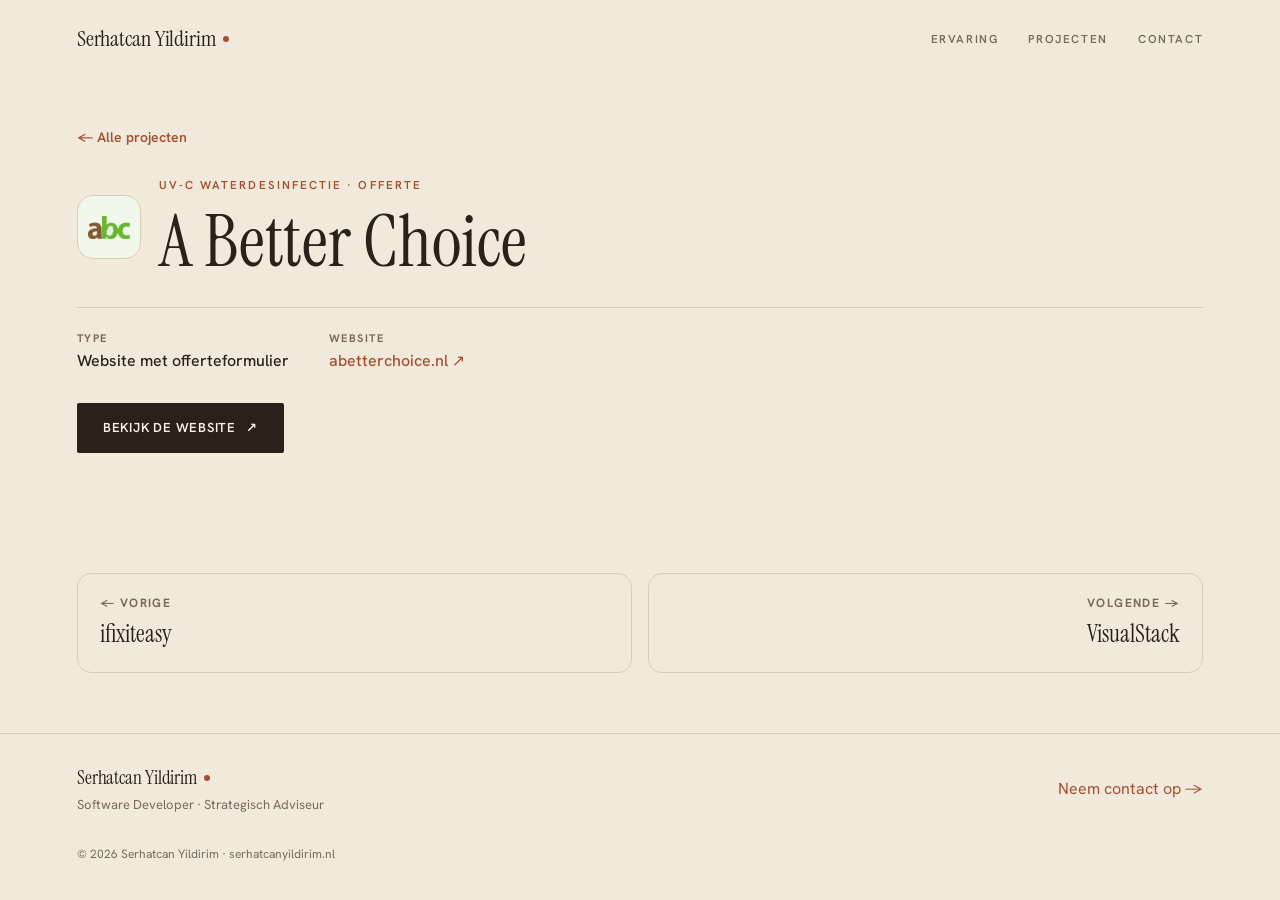
<file: projecten/a-better-choice/index.html>
<!DOCTYPE html>
<html lang="nl">
<head>
  <meta charset="utf-8">
  <meta name="viewport" content="width=device-width, initial-scale=1">
  <title>A Better Choice — Project van Serhatcan Yildirim</title>
  <meta name="description" content="A Better Choice — UV-C waterdesinfectie · Offerte">
  <meta name="theme-color" content="#f1eadc">
  <meta property="og:type" content="article">
  <meta property="og:title" content="A Better Choice — Project van Serhatcan Yildirim">
  <meta property="og:description" content="A Better Choice — UV-C waterdesinfectie · Offerte">
  <meta property="og:url" content="https://serhatcanyildirim.nl/projecten/a-better-choice/">
  <meta property="og:image" content="https://serhatcanyildirim.nl/assets/serhat.jpg">
  <link rel="preconnect" href="https://fonts.googleapis.com">
  <link rel="preconnect" href="https://fonts.gstatic.com" crossorigin>
  <link href="https://fonts.googleapis.com/css2?family=Hanken+Grotesk:wght@400;500;600;700&family=Instrument+Serif:ital@0;1&display=swap" rel="stylesheet">
  <link rel="stylesheet" href="../../css/style.css">
</head>
<body class="case-page">
  <main class="card" role="main">
    <nav class="nav" aria-label="Hoofdnavigatie">
      <a class="brand" href="../../" aria-label="Serhatcan Yildirim — home">Serhatcan Yildirim<span class="dot"></span></a>
      <div class="nav-links">
        <a href="../../#experience">Ervaring</a>
        <a href="../../#work">Projecten</a>
        <a href="../../#contact">Contact</a>
      </div>
    </nav>

    <header class="section case-head">
      <a class="case-back" href="../../#work">← Alle projecten</a>
      <div class="case-title-row">
        <span class="case-logo" style="background:#f1f7ea"><img src="../../assets/abc-logo.png" alt="" width="44" height="44"></span>
        <div>
          <div class="eyebrow">UV-C WATERDESINFECTIE · OFFERTE</div>
          <h1 class="case-title">A Better Choice</h1>
        </div>
      </div>
      
      <div class="case-meta"><div class="case-meta-item"><span class="case-meta-k">Type</span><span class="case-meta-v">Website met offerteformulier</span></div><div class="case-meta-item"><span class="case-meta-k">Website</span><a class="case-meta-v" href="https://abetterchoice.nl" target="_blank" rel="noopener">abetterchoice.nl ↗</a></div></div>
      <a class="btn-primary case-visit" href="https://abetterchoice.nl" target="_blank" rel="noopener">Bekijk de website <span class="arrow" aria-hidden="true">↗</span></a>
    </header>

    

    <nav class="section case-nav" aria-label="Andere projecten">
      <a class="case-nav-link" href="../ifixiteasy/"><span class="case-nav-k">← Vorige</span><span class="case-nav-v">ifixiteasy</span></a>
      <a class="case-nav-link case-nav-link--next" href="../visualstack/"><span class="case-nav-k">Volgende →</span><span class="case-nav-v">VisualStack</span></a>
    </nav>

    <footer class="footer">
      <div>
        <div class="brand">Serhatcan Yildirim<span class="dot"></span></div>
        <div class="footer-tagline">Software Developer · Strategisch Adviseur</div>
      </div>
      <a href="../../#contact">Neem contact op →</a>
    </footer>
    <div class="copyright">© 2026 Serhatcan Yildirim · serhatcanyildirim.nl</div>
  </main>
</body>
</html>
</file>
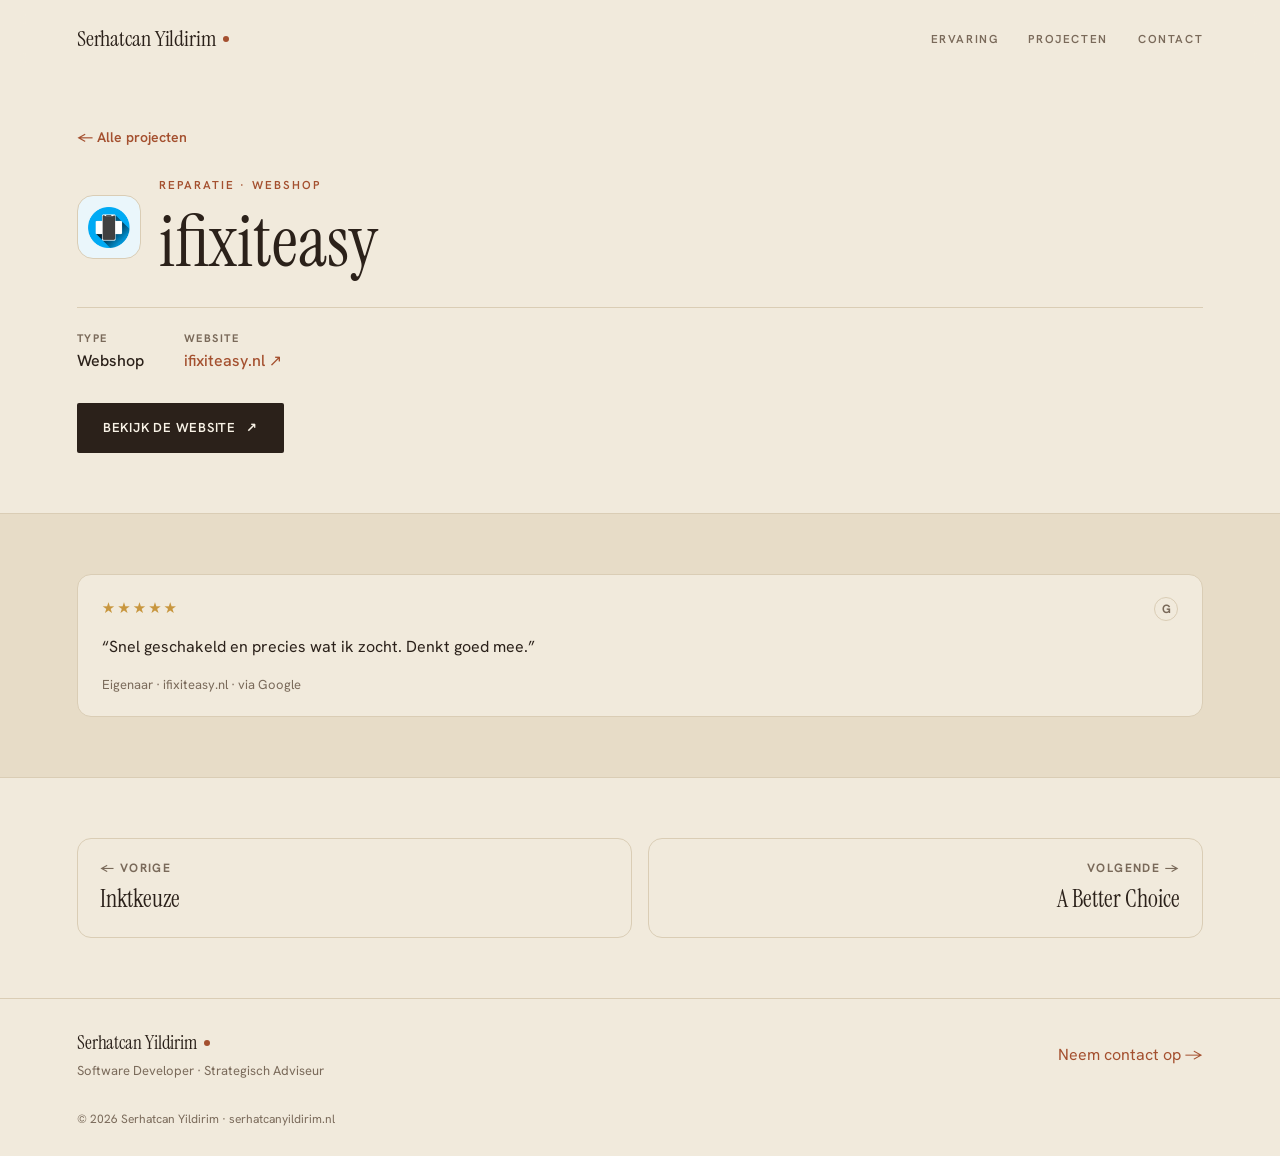
<file: projecten/ifixiteasy/index.html>
<!DOCTYPE html>
<html lang="nl">
<head>
  <meta charset="utf-8">
  <meta name="viewport" content="width=device-width, initial-scale=1">
  <title>ifixiteasy — Project van Serhatcan Yildirim</title>
  <meta name="description" content="ifixiteasy — Reparatie · Webshop">
  <meta name="theme-color" content="#f1eadc">
  <meta property="og:type" content="article">
  <meta property="og:title" content="ifixiteasy — Project van Serhatcan Yildirim">
  <meta property="og:description" content="ifixiteasy — Reparatie · Webshop">
  <meta property="og:url" content="https://serhatcanyildirim.nl/projecten/ifixiteasy/">
  <meta property="og:image" content="https://serhatcanyildirim.nl/assets/serhat.jpg">
  <link rel="preconnect" href="https://fonts.googleapis.com">
  <link rel="preconnect" href="https://fonts.gstatic.com" crossorigin>
  <link href="https://fonts.googleapis.com/css2?family=Hanken+Grotesk:wght@400;500;600;700&family=Instrument+Serif:ital@0;1&display=swap" rel="stylesheet">
  <link rel="stylesheet" href="../../css/style.css">
</head>
<body class="case-page">
  <main class="card" role="main">
    <nav class="nav" aria-label="Hoofdnavigatie">
      <a class="brand" href="../../" aria-label="Serhatcan Yildirim — home">Serhatcan Yildirim<span class="dot"></span></a>
      <div class="nav-links">
        <a href="../../#experience">Ervaring</a>
        <a href="../../#work">Projecten</a>
        <a href="../../#contact">Contact</a>
      </div>
    </nav>

    <header class="section case-head">
      <a class="case-back" href="../../#work">← Alle projecten</a>
      <div class="case-title-row">
        <span class="case-logo" style="background:#eaf6fb"><img src="../../assets/iFixItEasy-logo.png" alt="" width="44" height="44"></span>
        <div>
          <div class="eyebrow">REPARATIE · WEBSHOP</div>
          <h1 class="case-title">ifixiteasy</h1>
        </div>
      </div>
      
      <div class="case-meta"><div class="case-meta-item"><span class="case-meta-k">Type</span><span class="case-meta-v">Webshop</span></div><div class="case-meta-item"><span class="case-meta-k">Website</span><a class="case-meta-v" href="https://ifixiteasy.nl" target="_blank" rel="noopener">ifixiteasy.nl ↗</a></div></div>
      <a class="btn-primary case-visit" href="https://ifixiteasy.nl" target="_blank" rel="noopener">Bekijk de website <span class="arrow" aria-hidden="true">↗</span></a>
    </header>

    <section class="section section--paper case-body"><div class="case-grid"><div class="case-block"><div class="review"><div class="review-head"><span class="stars" aria-hidden="true">★★★★★</span><span class="review-badge" title="Google" aria-label="Google">G</span></div><p class="review-q">“Snel geschakeld en precies wat ik zocht. Denkt goed mee.”</p><div class="review-a">Eigenaar · ifixiteasy.nl · via Google</div></div></div></div></section>

    <nav class="section case-nav" aria-label="Andere projecten">
      <a class="case-nav-link" href="../inktkeuze/"><span class="case-nav-k">← Vorige</span><span class="case-nav-v">Inktkeuze</span></a>
      <a class="case-nav-link case-nav-link--next" href="../a-better-choice/"><span class="case-nav-k">Volgende →</span><span class="case-nav-v">A Better Choice</span></a>
    </nav>

    <footer class="footer">
      <div>
        <div class="brand">Serhatcan Yildirim<span class="dot"></span></div>
        <div class="footer-tagline">Software Developer · Strategisch Adviseur</div>
      </div>
      <a href="../../#contact">Neem contact op →</a>
    </footer>
    <div class="copyright">© 2026 Serhatcan Yildirim · serhatcanyildirim.nl</div>
  </main>
</body>
</html>
</file>
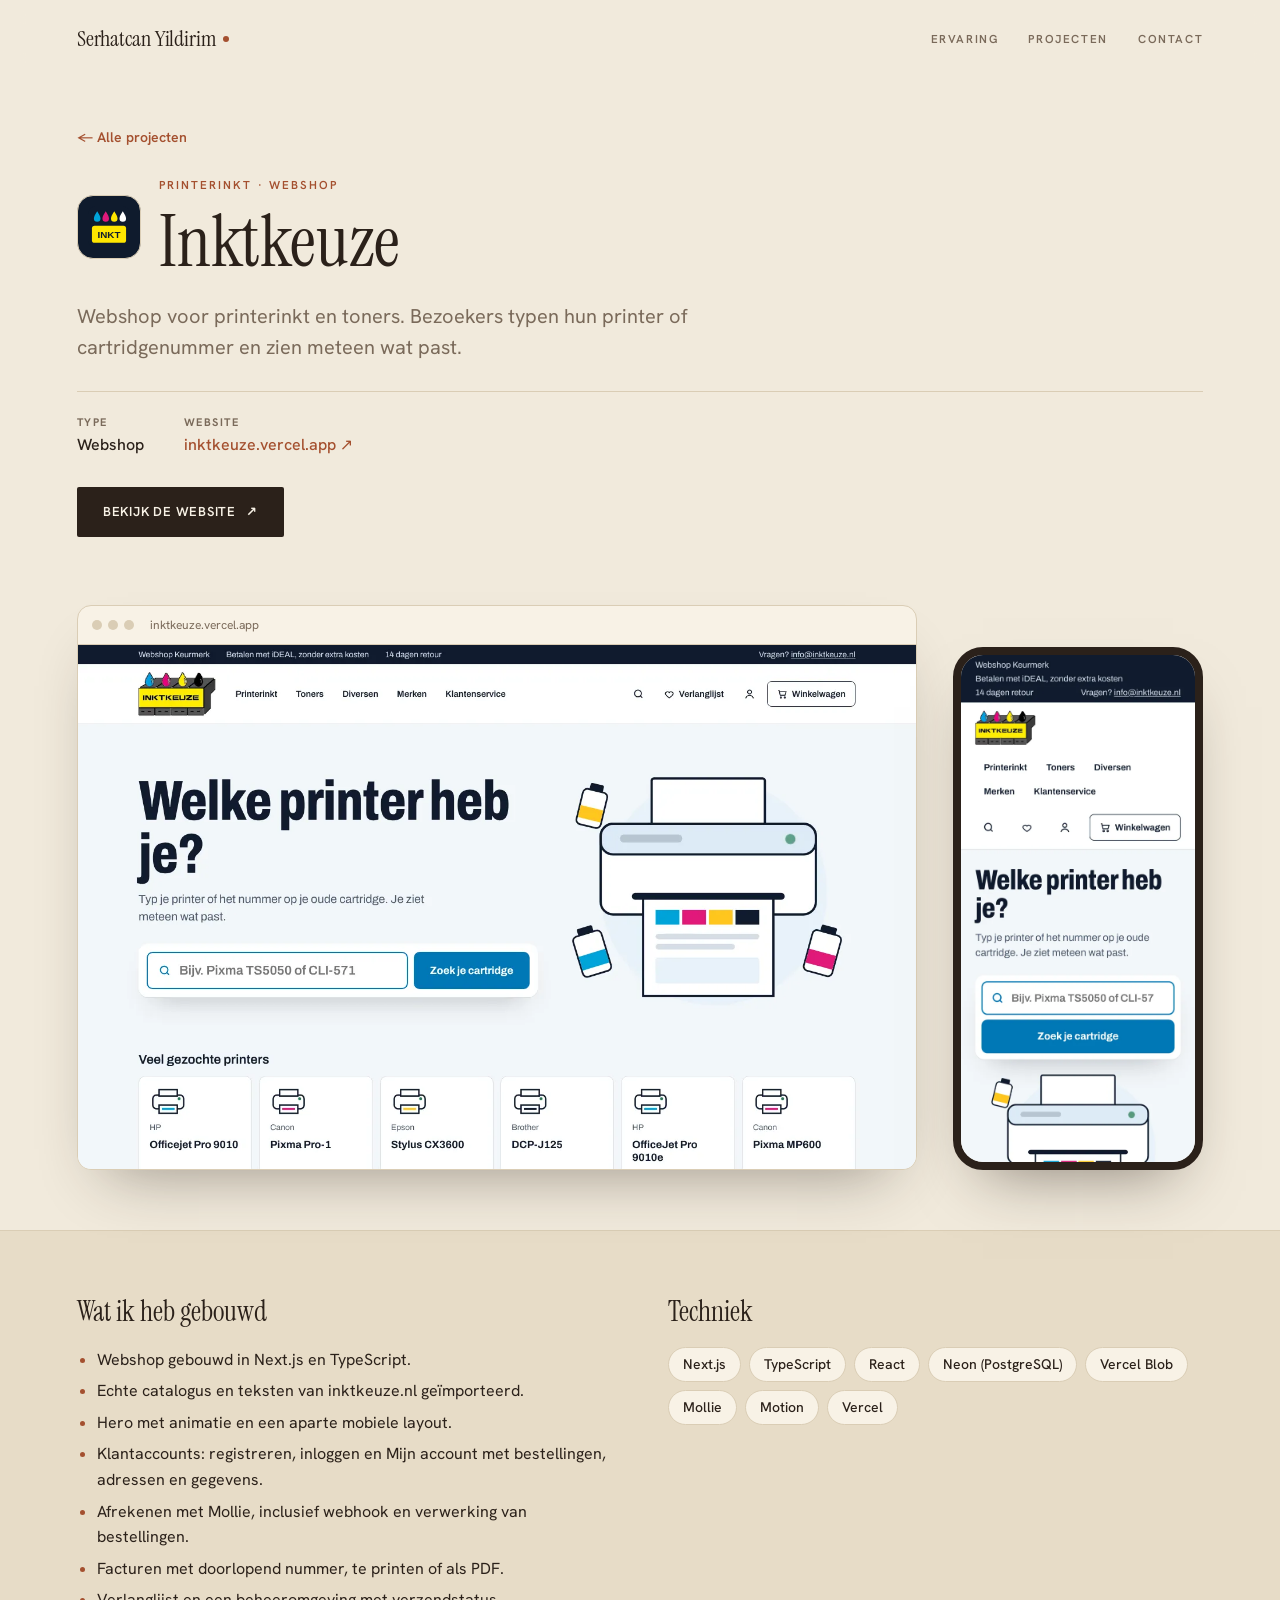
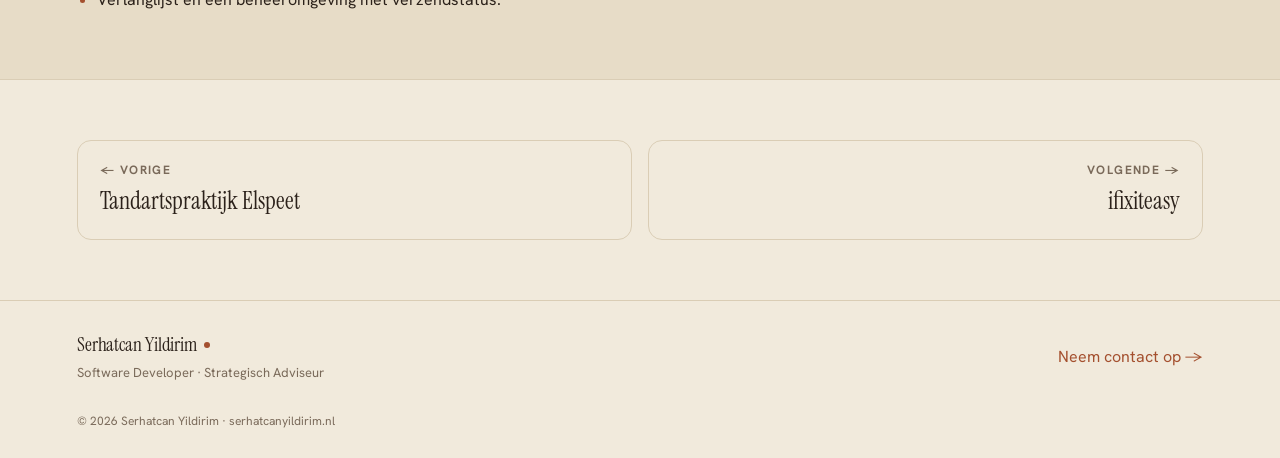
<file: projecten/inktkeuze/index.html>
<!DOCTYPE html>
<html lang="nl">
<head>
  <meta charset="utf-8">
  <meta name="viewport" content="width=device-width, initial-scale=1">
  <title>Inktkeuze — Project van Serhatcan Yildirim</title>
  <meta name="description" content="Webshop voor printerinkt en toners. Bezoekers typen hun printer of cartridgenummer en zien meteen wat past.">
  <meta name="theme-color" content="#f1eadc">
  <meta property="og:type" content="article">
  <meta property="og:title" content="Inktkeuze — Project van Serhatcan Yildirim">
  <meta property="og:description" content="Webshop voor printerinkt en toners. Bezoekers typen hun printer of cartridgenummer en zien meteen wat past.">
  <meta property="og:url" content="https://serhatcanyildirim.nl/projecten/inktkeuze/">
  <meta property="og:image" content="https://serhatcanyildirim.nl/assets/projects/inktkeuze-desktop.webp">
  <link rel="preconnect" href="https://fonts.googleapis.com">
  <link rel="preconnect" href="https://fonts.gstatic.com" crossorigin>
  <link href="https://fonts.googleapis.com/css2?family=Hanken+Grotesk:wght@400;500;600;700&family=Instrument+Serif:ital@0;1&display=swap" rel="stylesheet">
  <link rel="stylesheet" href="../../css/style.css">
</head>
<body class="case-page">
  <main class="card" role="main">
    <nav class="nav" aria-label="Hoofdnavigatie">
      <a class="brand" href="../../" aria-label="Serhatcan Yildirim — home">Serhatcan Yildirim<span class="dot"></span></a>
      <div class="nav-links">
        <a href="../../#experience">Ervaring</a>
        <a href="../../#work">Projecten</a>
        <a href="../../#contact">Contact</a>
      </div>
    </nav>

    <header class="section case-head">
      <a class="case-back" href="../../#work">← Alle projecten</a>
      <div class="case-title-row">
        <span class="case-logo" style="background:#0F1B2D"><img src="../../assets/inktkeuze-icon.svg" alt="" width="44" height="44"></span>
        <div>
          <div class="eyebrow">PRINTERINKT · WEBSHOP</div>
          <h1 class="case-title">Inktkeuze</h1>
        </div>
      </div>
      <p class="case-intro">Webshop voor printerinkt en toners. Bezoekers typen hun printer of cartridgenummer en zien meteen wat past.</p>
      <div class="case-meta"><div class="case-meta-item"><span class="case-meta-k">Type</span><span class="case-meta-v">Webshop</span></div><div class="case-meta-item"><span class="case-meta-k">Website</span><a class="case-meta-v" href="https://inktkeuze.vercel.app" target="_blank" rel="noopener">inktkeuze.vercel.app ↗</a></div></div>
      <a class="btn-primary case-visit" href="https://inktkeuze.vercel.app" target="_blank" rel="noopener">Bekijk de website <span class="arrow" aria-hidden="true">↗</span></a>
    </header>

    <section class="case-shots" aria-label="Screenshots">
      <figure class="shot-desktop">
        <div class="shot-bar" aria-hidden="true"><i></i><i></i><i></i><span>inktkeuze.vercel.app</span></div>
        <img src="../../assets/projects/inktkeuze-desktop.webp" alt="Screenshot van Inktkeuze op desktop" width="1440" height="900">
      </figure>
      <figure class="shot-mobile">
        <img src="../../assets/projects/inktkeuze-mobile.webp" alt="Screenshot van Inktkeuze op mobiel" width="585" height="1266" loading="lazy">
      </figure>
    </section>
    <section class="section section--paper case-body"><div class="case-grid"><div class="case-block"><h2 class="case-h">Wat ik heb gebouwd</h2><ul class="case-list"><li>Webshop gebouwd in Next.js en TypeScript.</li><li>Echte catalogus en teksten van inktkeuze.nl geïmporteerd.</li><li>Hero met animatie en een aparte mobiele layout.</li><li>Klantaccounts: registreren, inloggen en Mijn account met bestellingen, adressen en gegevens.</li><li>Afrekenen met Mollie, inclusief webhook en verwerking van bestellingen.</li><li>Facturen met doorlopend nummer, te printen of als PDF.</li><li>Verlanglijst en een beheeromgeving met verzendstatus.</li></ul></div><div class="case-block"><h2 class="case-h">Techniek</h2><div class="case-chips"><span class="case-chip">Next.js</span><span class="case-chip">TypeScript</span><span class="case-chip">React</span><span class="case-chip">Neon (PostgreSQL)</span><span class="case-chip">Vercel Blob</span><span class="case-chip">Mollie</span><span class="case-chip">Motion</span><span class="case-chip">Vercel</span></div></div></div></section>

    <nav class="section case-nav" aria-label="Andere projecten">
      <a class="case-nav-link" href="../tandarts-elspeet/"><span class="case-nav-k">← Vorige</span><span class="case-nav-v">Tandartspraktijk Elspeet</span></a>
      <a class="case-nav-link case-nav-link--next" href="../ifixiteasy/"><span class="case-nav-k">Volgende →</span><span class="case-nav-v">ifixiteasy</span></a>
    </nav>

    <footer class="footer">
      <div>
        <div class="brand">Serhatcan Yildirim<span class="dot"></span></div>
        <div class="footer-tagline">Software Developer · Strategisch Adviseur</div>
      </div>
      <a href="../../#contact">Neem contact op →</a>
    </footer>
    <div class="copyright">© 2026 Serhatcan Yildirim · serhatcanyildirim.nl</div>
  </main>
</body>
</html>
</file>
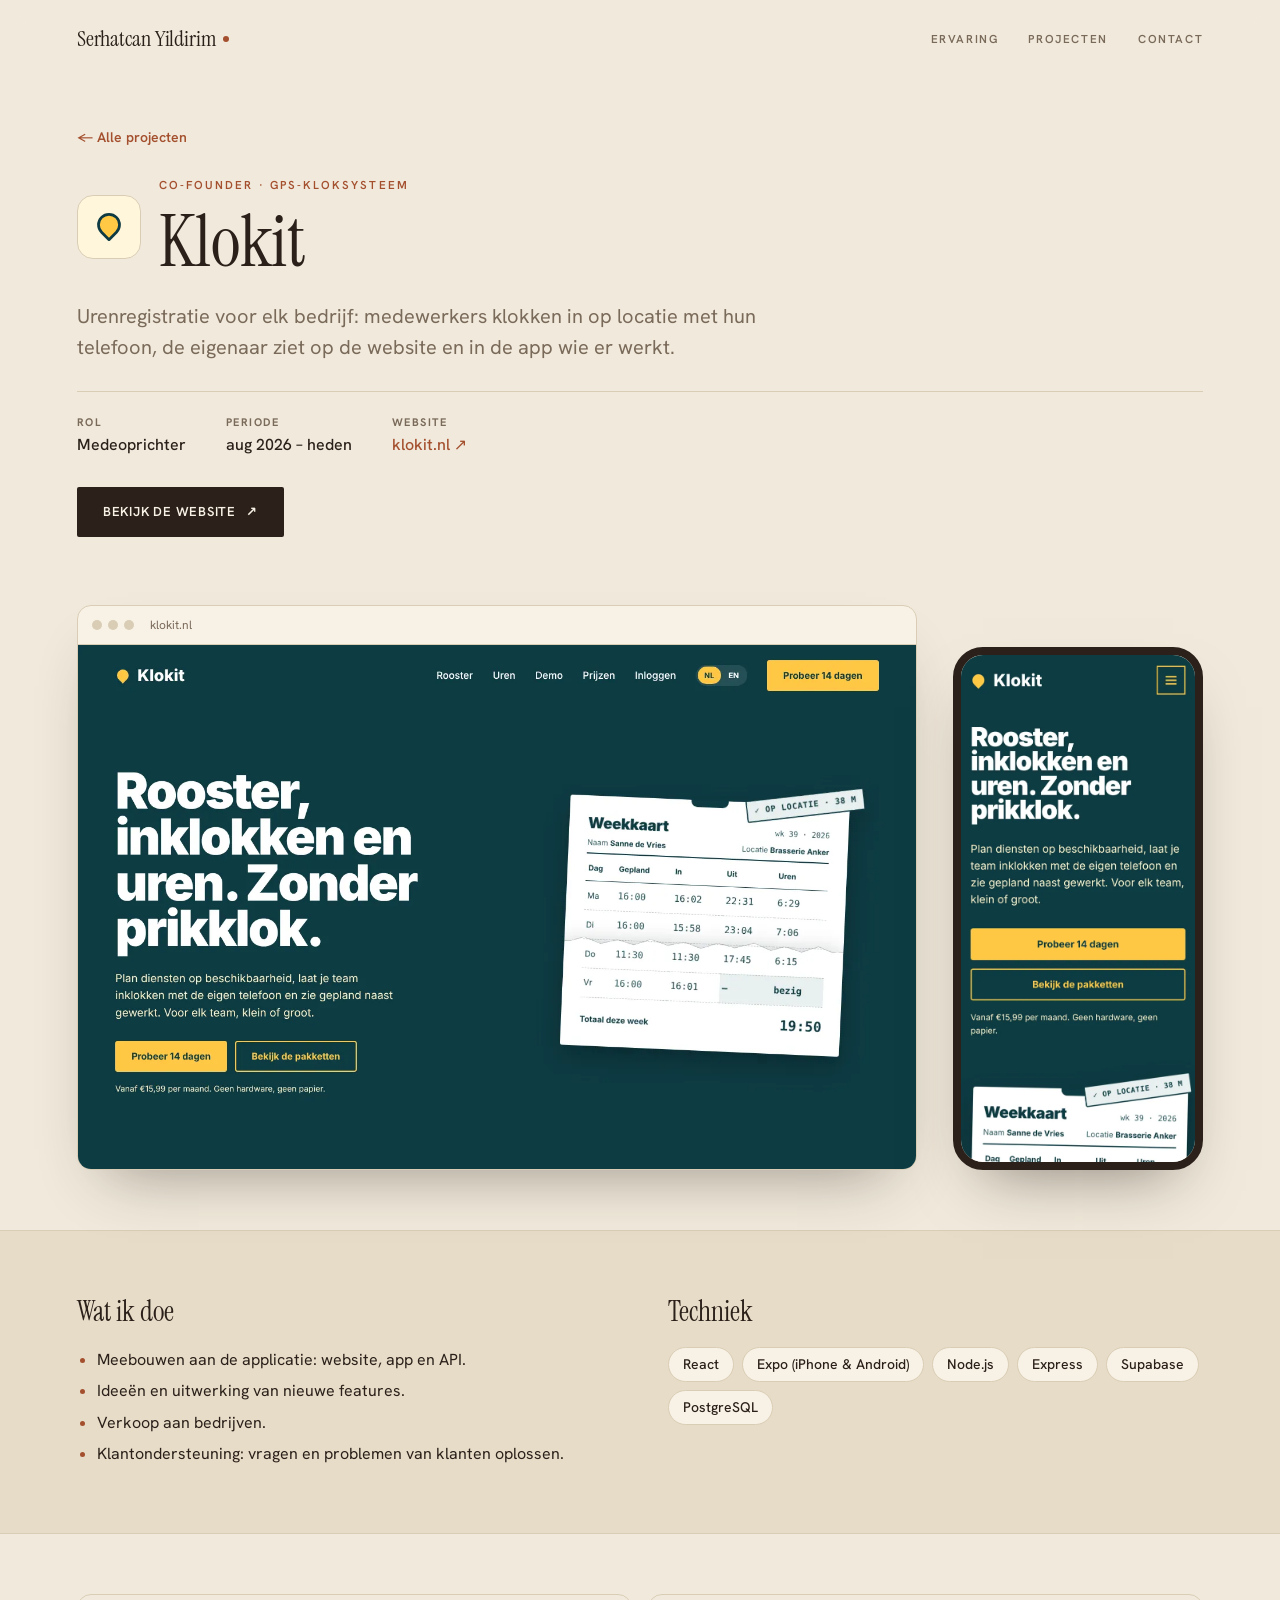
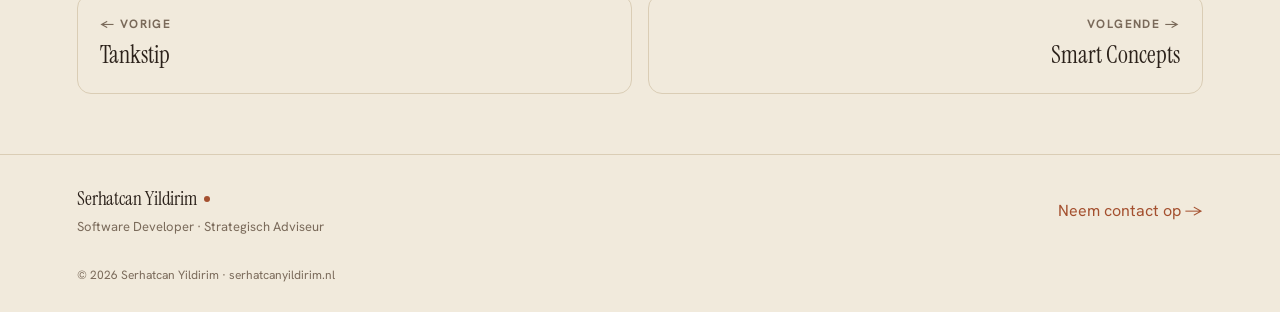
<file: projecten/klokit/index.html>
<!DOCTYPE html>
<html lang="nl">
<head>
  <meta charset="utf-8">
  <meta name="viewport" content="width=device-width, initial-scale=1">
  <title>Klokit — Project van Serhatcan Yildirim</title>
  <meta name="description" content="Urenregistratie voor elk bedrijf: medewerkers klokken in op locatie met hun telefoon, de eigenaar ziet op de website en in de app wie er werkt.">
  <meta name="theme-color" content="#f1eadc">
  <meta property="og:type" content="article">
  <meta property="og:title" content="Klokit — Project van Serhatcan Yildirim">
  <meta property="og:description" content="Urenregistratie voor elk bedrijf: medewerkers klokken in op locatie met hun telefoon, de eigenaar ziet op de website en in de app wie er werkt.">
  <meta property="og:url" content="https://serhatcanyildirim.nl/projecten/klokit/">
  <meta property="og:image" content="https://serhatcanyildirim.nl/assets/projects/klokit-desktop.webp">
  <link rel="preconnect" href="https://fonts.googleapis.com">
  <link rel="preconnect" href="https://fonts.gstatic.com" crossorigin>
  <link href="https://fonts.googleapis.com/css2?family=Hanken+Grotesk:wght@400;500;600;700&family=Instrument+Serif:ital@0;1&display=swap" rel="stylesheet">
  <link rel="stylesheet" href="../../css/style.css">
</head>
<body class="case-page">
  <main class="card" role="main">
    <nav class="nav" aria-label="Hoofdnavigatie">
      <a class="brand" href="../../" aria-label="Serhatcan Yildirim — home">Serhatcan Yildirim<span class="dot"></span></a>
      <div class="nav-links">
        <a href="../../#experience">Ervaring</a>
        <a href="../../#work">Projecten</a>
        <a href="../../#contact">Contact</a>
      </div>
    </nav>

    <header class="section case-head">
      <a class="case-back" href="../../#work">← Alle projecten</a>
      <div class="case-title-row">
        <span class="case-logo" style="background:#fff6dc"><img src="../../assets/klokit-icon.svg" alt="" width="44" height="44"></span>
        <div>
          <div class="eyebrow">CO-FOUNDER · GPS-KLOKSYSTEEM</div>
          <h1 class="case-title">Klokit</h1>
        </div>
      </div>
      <p class="case-intro">Urenregistratie voor elk bedrijf: medewerkers klokken in op locatie met hun telefoon, de eigenaar ziet op de website en in de app wie er werkt.</p>
      <div class="case-meta"><div class="case-meta-item"><span class="case-meta-k">Rol</span><span class="case-meta-v">Medeoprichter</span></div><div class="case-meta-item"><span class="case-meta-k">Periode</span><span class="case-meta-v">aug 2026 – heden</span></div><div class="case-meta-item"><span class="case-meta-k">Website</span><a class="case-meta-v" href="https://klokit.nl" target="_blank" rel="noopener">klokit.nl ↗</a></div></div>
      <a class="btn-primary case-visit" href="https://klokit.nl" target="_blank" rel="noopener">Bekijk de website <span class="arrow" aria-hidden="true">↗</span></a>
    </header>

    <section class="case-shots" aria-label="Screenshots">
      <figure class="shot-desktop">
        <div class="shot-bar" aria-hidden="true"><i></i><i></i><i></i><span>klokit.nl</span></div>
        <img src="../../assets/projects/klokit-desktop.webp" alt="Screenshot van Klokit op desktop" width="1440" height="900">
      </figure>
      <figure class="shot-mobile">
        <img src="../../assets/projects/klokit-mobile.webp" alt="Screenshot van Klokit op mobiel" width="585" height="1266" loading="lazy">
      </figure>
    </section>
    <section class="section section--paper case-body"><div class="case-grid"><div class="case-block"><h2 class="case-h">Wat ik doe</h2><ul class="case-list"><li>Meebouwen aan de applicatie: website, app en API.</li><li>Ideeën en uitwerking van nieuwe features.</li><li>Verkoop aan bedrijven.</li><li>Klantondersteuning: vragen en problemen van klanten oplossen.</li></ul></div><div class="case-block"><h2 class="case-h">Techniek</h2><div class="case-chips"><span class="case-chip">React</span><span class="case-chip">Expo (iPhone &amp; Android)</span><span class="case-chip">Node.js</span><span class="case-chip">Express</span><span class="case-chip">Supabase</span><span class="case-chip">PostgreSQL</span></div></div></div></section>

    <nav class="section case-nav" aria-label="Andere projecten">
      <a class="case-nav-link" href="../tankstip/"><span class="case-nav-k">← Vorige</span><span class="case-nav-v">Tankstip</span></a>
      <a class="case-nav-link case-nav-link--next" href="../smart-concepts/"><span class="case-nav-k">Volgende →</span><span class="case-nav-v">Smart Concepts</span></a>
    </nav>

    <footer class="footer">
      <div>
        <div class="brand">Serhatcan Yildirim<span class="dot"></span></div>
        <div class="footer-tagline">Software Developer · Strategisch Adviseur</div>
      </div>
      <a href="../../#contact">Neem contact op →</a>
    </footer>
    <div class="copyright">© 2026 Serhatcan Yildirim · serhatcanyildirim.nl</div>
  </main>
</body>
</html>
</file>
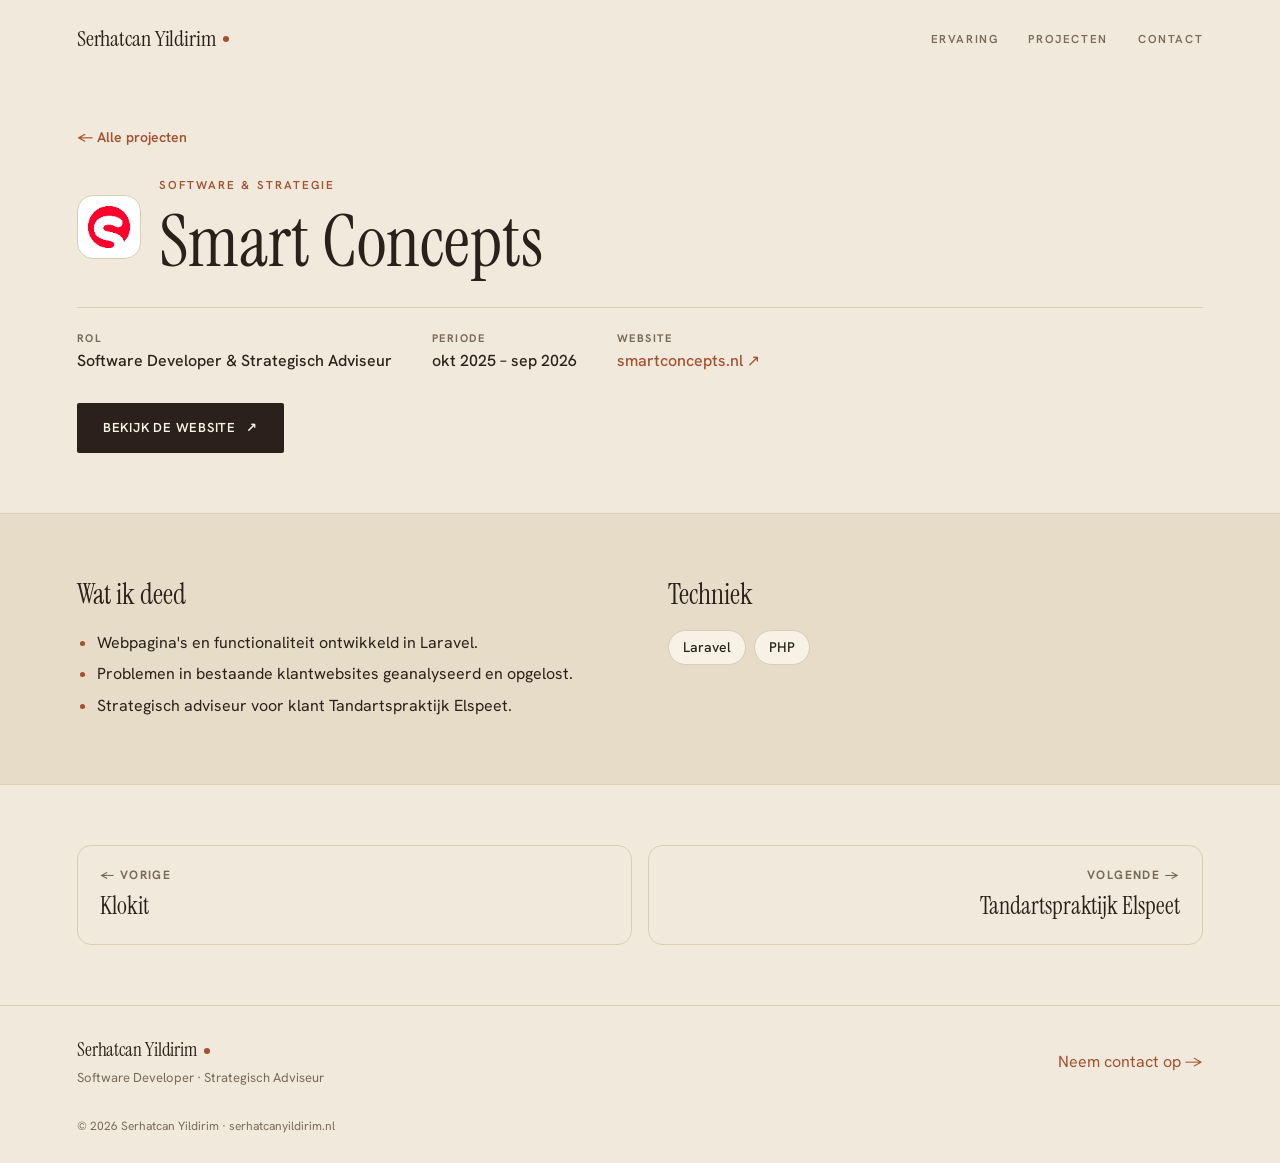
<file: projecten/smart-concepts/index.html>
<!DOCTYPE html>
<html lang="nl">
<head>
  <meta charset="utf-8">
  <meta name="viewport" content="width=device-width, initial-scale=1">
  <title>Smart Concepts — Project van Serhatcan Yildirim</title>
  <meta name="description" content="Smart Concepts — Software &amp; strategie">
  <meta name="theme-color" content="#f1eadc">
  <meta property="og:type" content="article">
  <meta property="og:title" content="Smart Concepts — Project van Serhatcan Yildirim">
  <meta property="og:description" content="Smart Concepts — Software &amp; strategie">
  <meta property="og:url" content="https://serhatcanyildirim.nl/projecten/smart-concepts/">
  <meta property="og:image" content="https://serhatcanyildirim.nl/assets/serhat.jpg">
  <link rel="preconnect" href="https://fonts.googleapis.com">
  <link rel="preconnect" href="https://fonts.gstatic.com" crossorigin>
  <link href="https://fonts.googleapis.com/css2?family=Hanken+Grotesk:wght@400;500;600;700&family=Instrument+Serif:ital@0;1&display=swap" rel="stylesheet">
  <link rel="stylesheet" href="../../css/style.css">
</head>
<body class="case-page">
  <main class="card" role="main">
    <nav class="nav" aria-label="Hoofdnavigatie">
      <a class="brand" href="../../" aria-label="Serhatcan Yildirim — home">Serhatcan Yildirim<span class="dot"></span></a>
      <div class="nav-links">
        <a href="../../#experience">Ervaring</a>
        <a href="../../#work">Projecten</a>
        <a href="../../#contact">Contact</a>
      </div>
    </nav>

    <header class="section case-head">
      <a class="case-back" href="../../#work">← Alle projecten</a>
      <div class="case-title-row">
        <span class="case-logo" style="background:#fff"><img src="../../assets/smartconcepts-icon.png" alt="" width="44" height="44"></span>
        <div>
          <div class="eyebrow">SOFTWARE &AMP; STRATEGIE</div>
          <h1 class="case-title">Smart Concepts</h1>
        </div>
      </div>
      
      <div class="case-meta"><div class="case-meta-item"><span class="case-meta-k">Rol</span><span class="case-meta-v">Software Developer &amp; Strategisch Adviseur</span></div><div class="case-meta-item"><span class="case-meta-k">Periode</span><span class="case-meta-v">okt 2025 – sep 2026</span></div><div class="case-meta-item"><span class="case-meta-k">Website</span><a class="case-meta-v" href="https://smartconcepts.nl" target="_blank" rel="noopener">smartconcepts.nl ↗</a></div></div>
      <a class="btn-primary case-visit" href="https://smartconcepts.nl" target="_blank" rel="noopener">Bekijk de website <span class="arrow" aria-hidden="true">↗</span></a>
    </header>

    <section class="section section--paper case-body"><div class="case-grid"><div class="case-block"><h2 class="case-h">Wat ik deed</h2><ul class="case-list"><li>Webpagina&#x27;s en functionaliteit ontwikkeld in Laravel.</li><li>Problemen in bestaande klantwebsites geanalyseerd en opgelost.</li><li>Strategisch adviseur voor klant Tandartspraktijk Elspeet.</li></ul></div><div class="case-block"><h2 class="case-h">Techniek</h2><div class="case-chips"><span class="case-chip">Laravel</span><span class="case-chip">PHP</span></div></div></div></section>

    <nav class="section case-nav" aria-label="Andere projecten">
      <a class="case-nav-link" href="../klokit/"><span class="case-nav-k">← Vorige</span><span class="case-nav-v">Klokit</span></a>
      <a class="case-nav-link case-nav-link--next" href="../tandarts-elspeet/"><span class="case-nav-k">Volgende →</span><span class="case-nav-v">Tandartspraktijk Elspeet</span></a>
    </nav>

    <footer class="footer">
      <div>
        <div class="brand">Serhatcan Yildirim<span class="dot"></span></div>
        <div class="footer-tagline">Software Developer · Strategisch Adviseur</div>
      </div>
      <a href="../../#contact">Neem contact op →</a>
    </footer>
    <div class="copyright">© 2026 Serhatcan Yildirim · serhatcanyildirim.nl</div>
  </main>
</body>
</html>
</file>
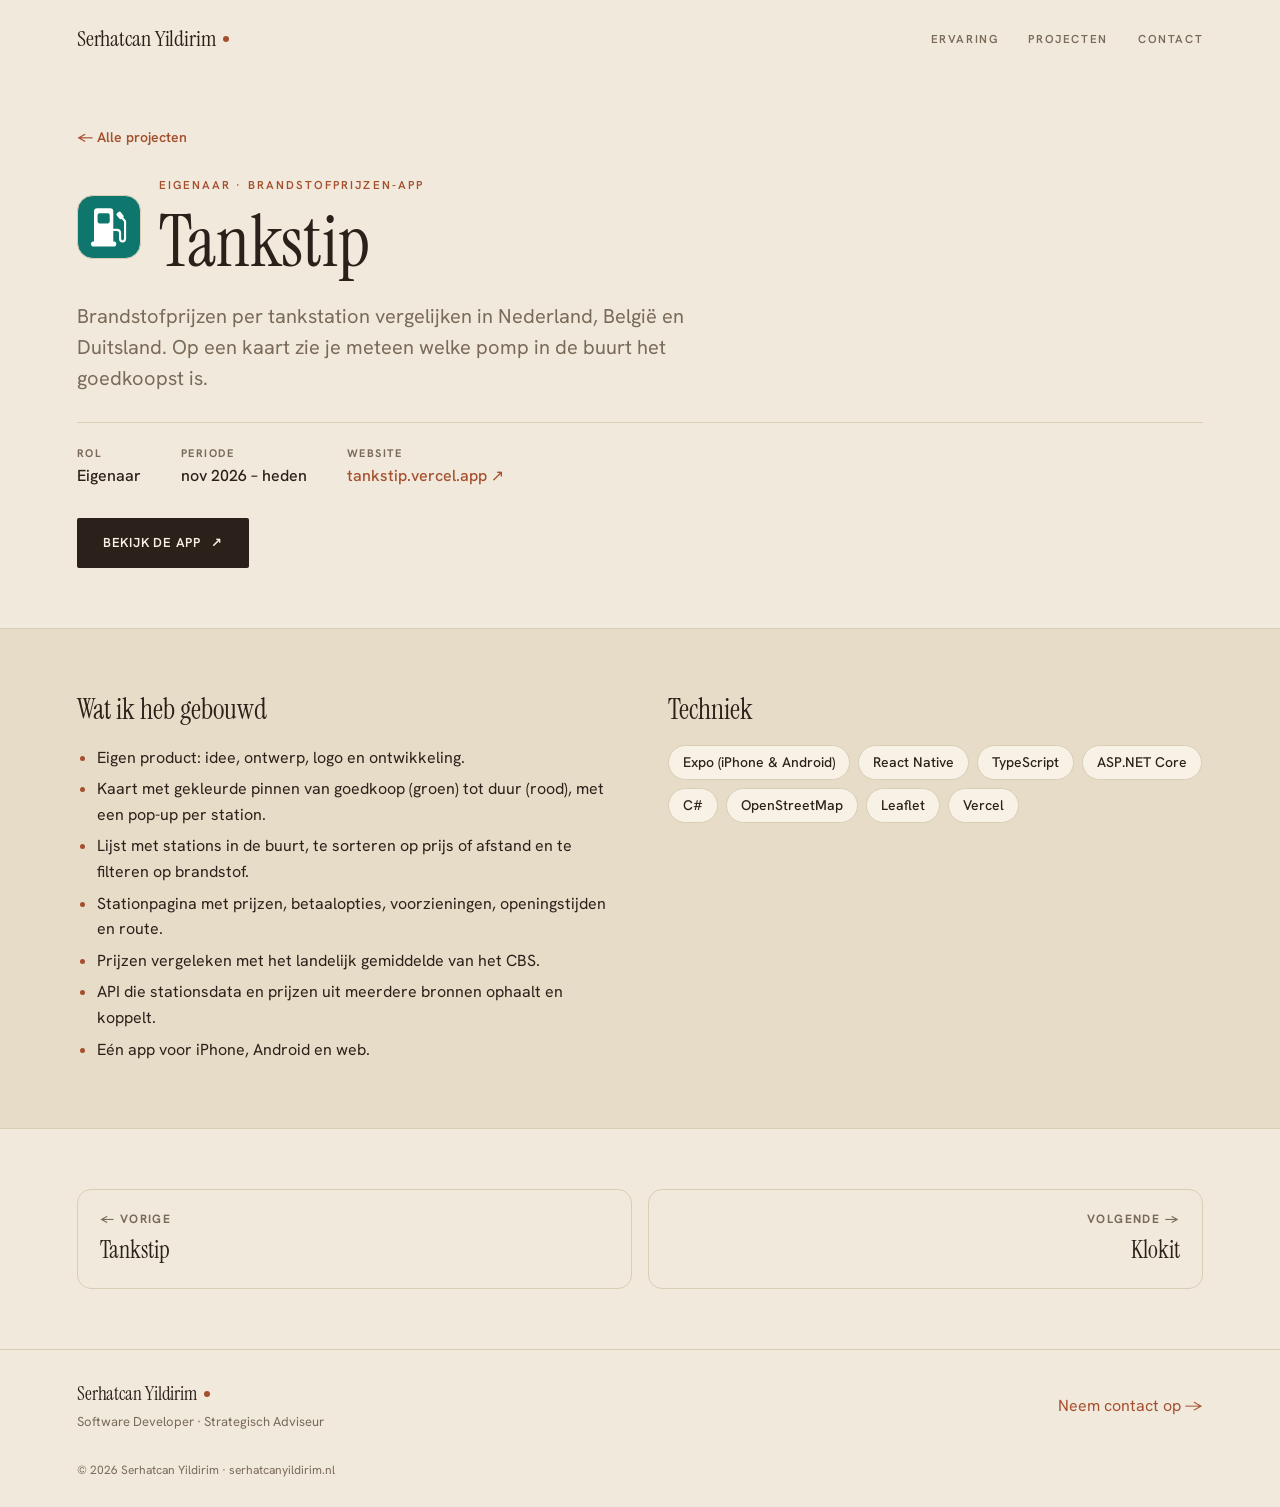
<file: projecten/tankstip/index.html>
<!DOCTYPE html>
<html lang="nl">
<head>
  <meta charset="utf-8">
  <meta name="viewport" content="width=device-width, initial-scale=1">
  <title>Tankstip — Project van Serhatcan Yildirim</title>
  <meta name="description" content="Brandstofprijzen per tankstation vergelijken in Nederland, België en Duitsland. Op een kaart zie je meteen welke pomp in de buurt het goedkoopst is.">
  <meta name="theme-color" content="#f1eadc">
  <meta property="og:type" content="article">
  <meta property="og:title" content="Tankstip — Project van Serhatcan Yildirim">
  <meta property="og:description" content="Brandstofprijzen per tankstation vergelijken in Nederland, België en Duitsland. Op een kaart zie je meteen welke pomp in de buurt het goedkoopst is.">
  <meta property="og:url" content="https://serhatcanyildirim.nl/projecten/tankstip/">
  <link rel="preconnect" href="https://fonts.googleapis.com">
  <link rel="preconnect" href="https://fonts.gstatic.com" crossorigin>
  <link href="https://fonts.googleapis.com/css2?family=Hanken+Grotesk:wght@400;500;600;700&family=Instrument+Serif:ital@0;1&display=swap" rel="stylesheet">
  <link rel="stylesheet" href="../../css/style.css">
</head>
<body class="case-page">
  <main class="card" role="main">
    <nav class="nav" aria-label="Hoofdnavigatie">
      <a class="brand" href="../../" aria-label="Serhatcan Yildirim — home">Serhatcan Yildirim<span class="dot"></span></a>
      <div class="nav-links">
        <a href="../../#experience">Ervaring</a>
        <a href="../../#work">Projecten</a>
        <a href="../../#contact">Contact</a>
      </div>
    </nav>

    <header class="section case-head">
      <a class="case-back" href="../../#work">← Alle projecten</a>
      <div class="case-title-row">
        <span class="case-logo" style="background:#0F766E"><img src="../../assets/tankstip-icon.svg" alt="" width="44" height="44"></span>
        <div>
          <div class="eyebrow">EIGENAAR · BRANDSTOFPRIJZEN-APP</div>
          <h1 class="case-title">Tankstip</h1>
        </div>
      </div>
      <p class="case-intro">Brandstofprijzen per tankstation vergelijken in Nederland, België en Duitsland. Op een kaart zie je meteen welke pomp in de buurt het goedkoopst is.</p>
      <div class="case-meta"><div class="case-meta-item"><span class="case-meta-k">Rol</span><span class="case-meta-v">Eigenaar</span></div><div class="case-meta-item"><span class="case-meta-k">Periode</span><span class="case-meta-v">nov 2026 – heden</span></div><div class="case-meta-item"><span class="case-meta-k">Website</span><a class="case-meta-v" href="https://tankstip.vercel.app" target="_blank" rel="noopener">tankstip.vercel.app ↗</a></div></div>
      <a class="btn-primary case-visit" href="https://tankstip.vercel.app" target="_blank" rel="noopener">Bekijk de app <span class="arrow" aria-hidden="true">↗</span></a>
    </header>

    <section class="section section--paper case-body"><div class="case-grid"><div class="case-block"><h2 class="case-h">Wat ik heb gebouwd</h2><ul class="case-list"><li>Eigen product: idee, ontwerp, logo en ontwikkeling.</li><li>Kaart met gekleurde pinnen van goedkoop (groen) tot duur (rood), met een pop-up per station.</li><li>Lijst met stations in de buurt, te sorteren op prijs of afstand en te filteren op brandstof.</li><li>Stationpagina met prijzen, betaalopties, voorzieningen, openingstijden en route.</li><li>Prijzen vergeleken met het landelijk gemiddelde van het CBS.</li><li>API die stationsdata en prijzen uit meerdere bronnen ophaalt en koppelt.</li><li>Eén app voor iPhone, Android en web.</li></ul></div><div class="case-block"><h2 class="case-h">Techniek</h2><div class="case-chips"><span class="case-chip">Expo (iPhone &amp; Android)</span><span class="case-chip">React Native</span><span class="case-chip">TypeScript</span><span class="case-chip">ASP.NET Core</span><span class="case-chip">C#</span><span class="case-chip">OpenStreetMap</span><span class="case-chip">Leaflet</span><span class="case-chip">Vercel</span></div></div></div></section>

    <nav class="section case-nav" aria-label="Andere projecten">
      <a class="case-nav-link" href="../tankstip/"><span class="case-nav-k">← Vorige</span><span class="case-nav-v">Tankstip</span></a>
      <a class="case-nav-link case-nav-link--next" href="../klokit/"><span class="case-nav-k">Volgende →</span><span class="case-nav-v">Klokit</span></a>
    </nav>

    <footer class="footer">
      <div>
        <div class="brand">Serhatcan Yildirim<span class="dot"></span></div>
        <div class="footer-tagline">Software Developer · Strategisch Adviseur</div>
      </div>
      <a href="../../#contact">Neem contact op →</a>
    </footer>
    <div class="copyright">© 2026 Serhatcan Yildirim · serhatcanyildirim.nl</div>
  </main>
</body>
</html>
</file>
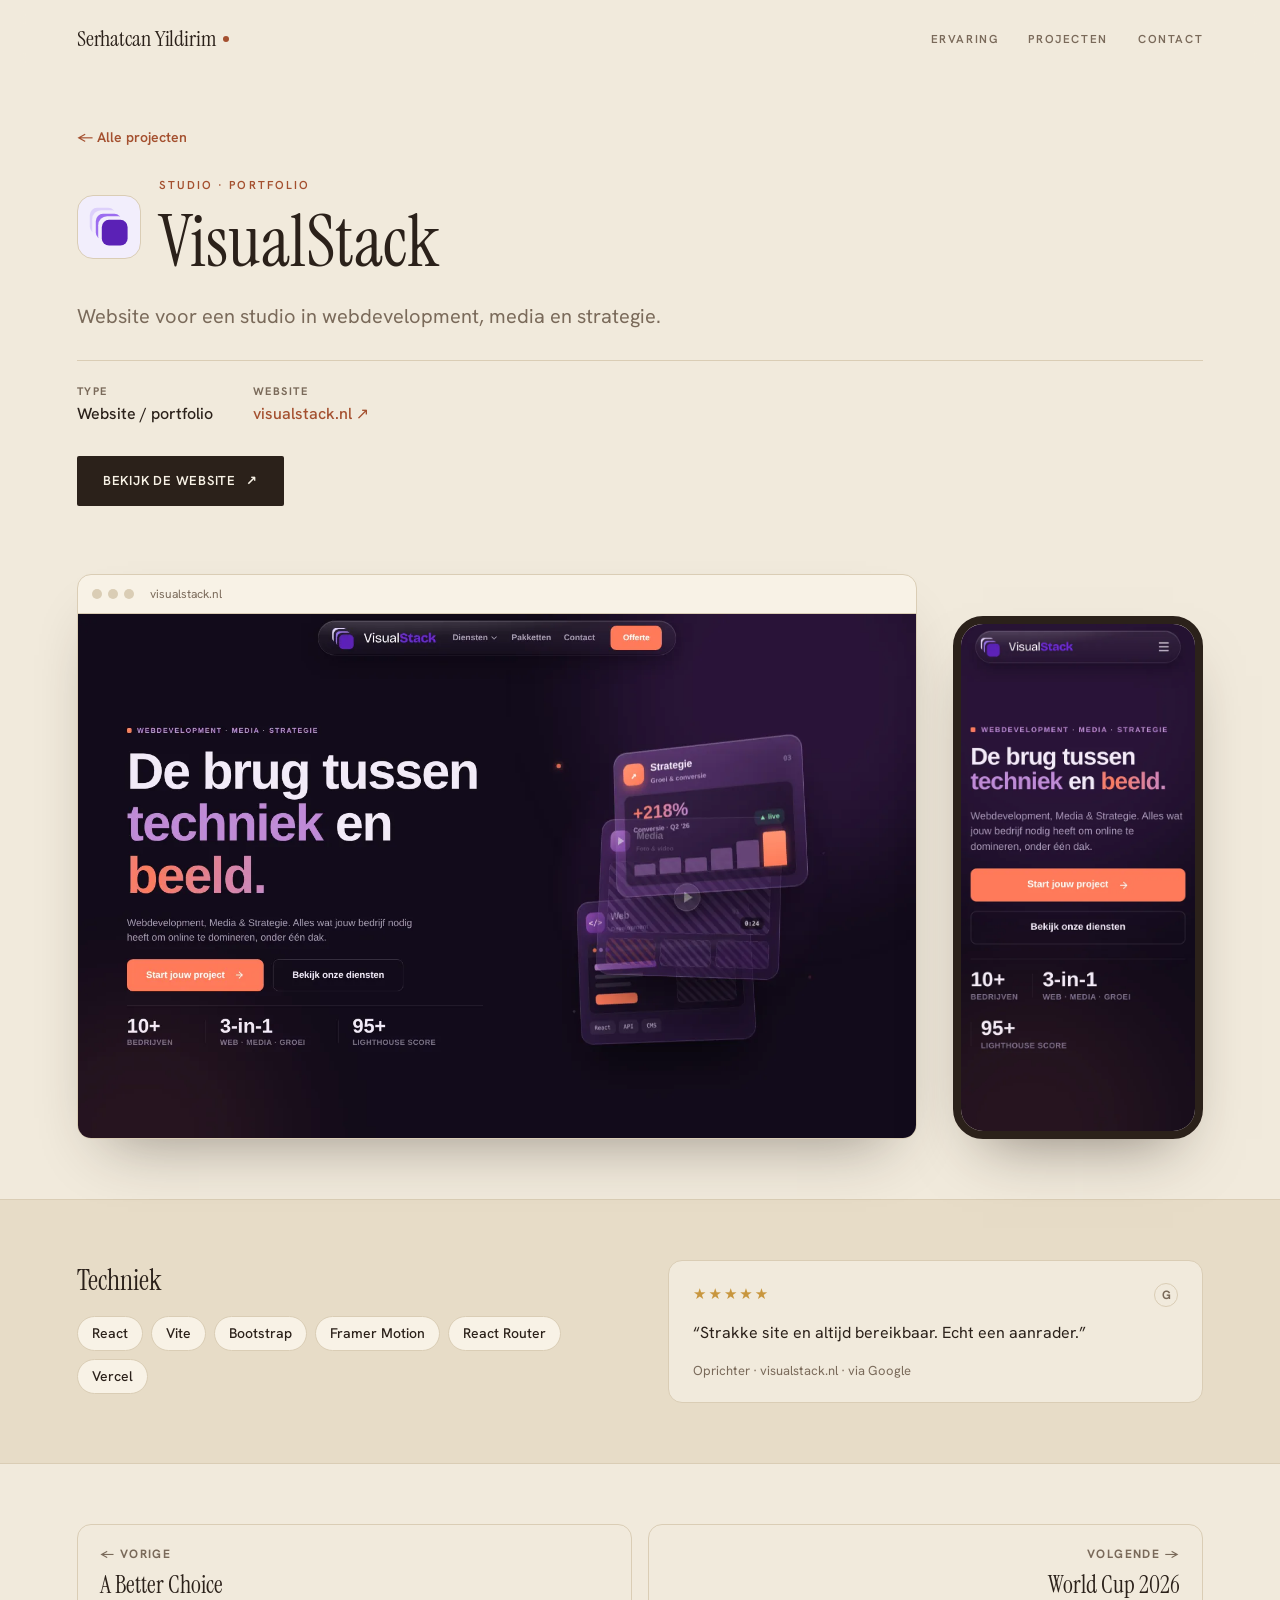
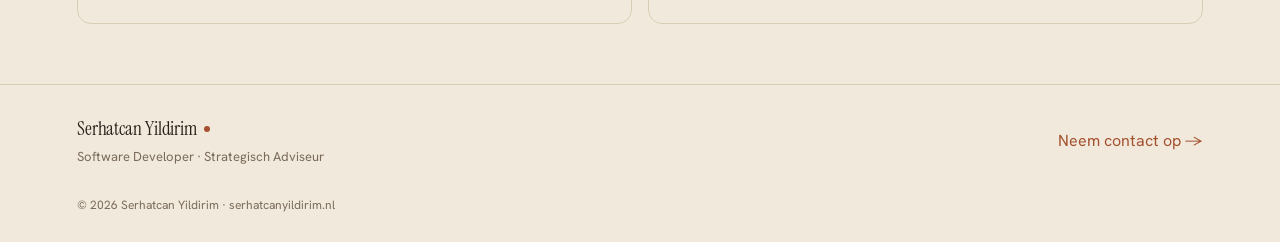
<file: projecten/visualstack/index.html>
<!DOCTYPE html>
<html lang="nl">
<head>
  <meta charset="utf-8">
  <meta name="viewport" content="width=device-width, initial-scale=1">
  <title>VisualStack — Project van Serhatcan Yildirim</title>
  <meta name="description" content="Website voor een studio in webdevelopment, media en strategie.">
  <meta name="theme-color" content="#f1eadc">
  <meta property="og:type" content="article">
  <meta property="og:title" content="VisualStack — Project van Serhatcan Yildirim">
  <meta property="og:description" content="Website voor een studio in webdevelopment, media en strategie.">
  <meta property="og:url" content="https://serhatcanyildirim.nl/projecten/visualstack/">
  <meta property="og:image" content="https://serhatcanyildirim.nl/assets/projects/visualstack-desktop.webp">
  <link rel="preconnect" href="https://fonts.googleapis.com">
  <link rel="preconnect" href="https://fonts.gstatic.com" crossorigin>
  <link href="https://fonts.googleapis.com/css2?family=Hanken+Grotesk:wght@400;500;600;700&family=Instrument+Serif:ital@0;1&display=swap" rel="stylesheet">
  <link rel="stylesheet" href="../../css/style.css">
</head>
<body class="case-page">
  <main class="card" role="main">
    <nav class="nav" aria-label="Hoofdnavigatie">
      <a class="brand" href="../../" aria-label="Serhatcan Yildirim — home">Serhatcan Yildirim<span class="dot"></span></a>
      <div class="nav-links">
        <a href="../../#experience">Ervaring</a>
        <a href="../../#work">Projecten</a>
        <a href="../../#contact">Contact</a>
      </div>
    </nav>

    <header class="section case-head">
      <a class="case-back" href="../../#work">← Alle projecten</a>
      <div class="case-title-row">
        <span class="case-logo" style="background:#f2eefc"><img src="../../assets/visualstack-icon.svg" alt="" width="44" height="44"></span>
        <div>
          <div class="eyebrow">STUDIO · PORTFOLIO</div>
          <h1 class="case-title">VisualStack</h1>
        </div>
      </div>
      <p class="case-intro">Website voor een studio in webdevelopment, media en strategie.</p>
      <div class="case-meta"><div class="case-meta-item"><span class="case-meta-k">Type</span><span class="case-meta-v">Website / portfolio</span></div><div class="case-meta-item"><span class="case-meta-k">Website</span><a class="case-meta-v" href="https://visualstack.nl" target="_blank" rel="noopener">visualstack.nl ↗</a></div></div>
      <a class="btn-primary case-visit" href="https://visualstack.nl" target="_blank" rel="noopener">Bekijk de website <span class="arrow" aria-hidden="true">↗</span></a>
    </header>

    <section class="case-shots" aria-label="Screenshots">
      <figure class="shot-desktop">
        <div class="shot-bar" aria-hidden="true"><i></i><i></i><i></i><span>visualstack.nl</span></div>
        <img src="../../assets/projects/visualstack-desktop.webp" alt="Screenshot van VisualStack op desktop" width="1440" height="900">
      </figure>
      <figure class="shot-mobile">
        <img src="../../assets/projects/visualstack-mobile.webp" alt="Screenshot van VisualStack op mobiel" width="585" height="1266" loading="lazy">
      </figure>
    </section>
    <section class="section section--paper case-body"><div class="case-grid"><div class="case-block"><h2 class="case-h">Techniek</h2><div class="case-chips"><span class="case-chip">React</span><span class="case-chip">Vite</span><span class="case-chip">Bootstrap</span><span class="case-chip">Framer Motion</span><span class="case-chip">React Router</span><span class="case-chip">Vercel</span></div></div><div class="case-block"><div class="review"><div class="review-head"><span class="stars" aria-hidden="true">★★★★★</span><span class="review-badge" title="Google" aria-label="Google">G</span></div><p class="review-q">“Strakke site en altijd bereikbaar. Echt een aanrader.”</p><div class="review-a">Oprichter · visualstack.nl · via Google</div></div></div></div></section>

    <nav class="section case-nav" aria-label="Andere projecten">
      <a class="case-nav-link" href="../a-better-choice/"><span class="case-nav-k">← Vorige</span><span class="case-nav-v">A Better Choice</span></a>
      <a class="case-nav-link case-nav-link--next" href="../world-cup-2026/"><span class="case-nav-k">Volgende →</span><span class="case-nav-v">World Cup 2026</span></a>
    </nav>

    <footer class="footer">
      <div>
        <div class="brand">Serhatcan Yildirim<span class="dot"></span></div>
        <div class="footer-tagline">Software Developer · Strategisch Adviseur</div>
      </div>
      <a href="../../#contact">Neem contact op →</a>
    </footer>
    <div class="copyright">© 2026 Serhatcan Yildirim · serhatcanyildirim.nl</div>
  </main>
</body>
</html>
</file>
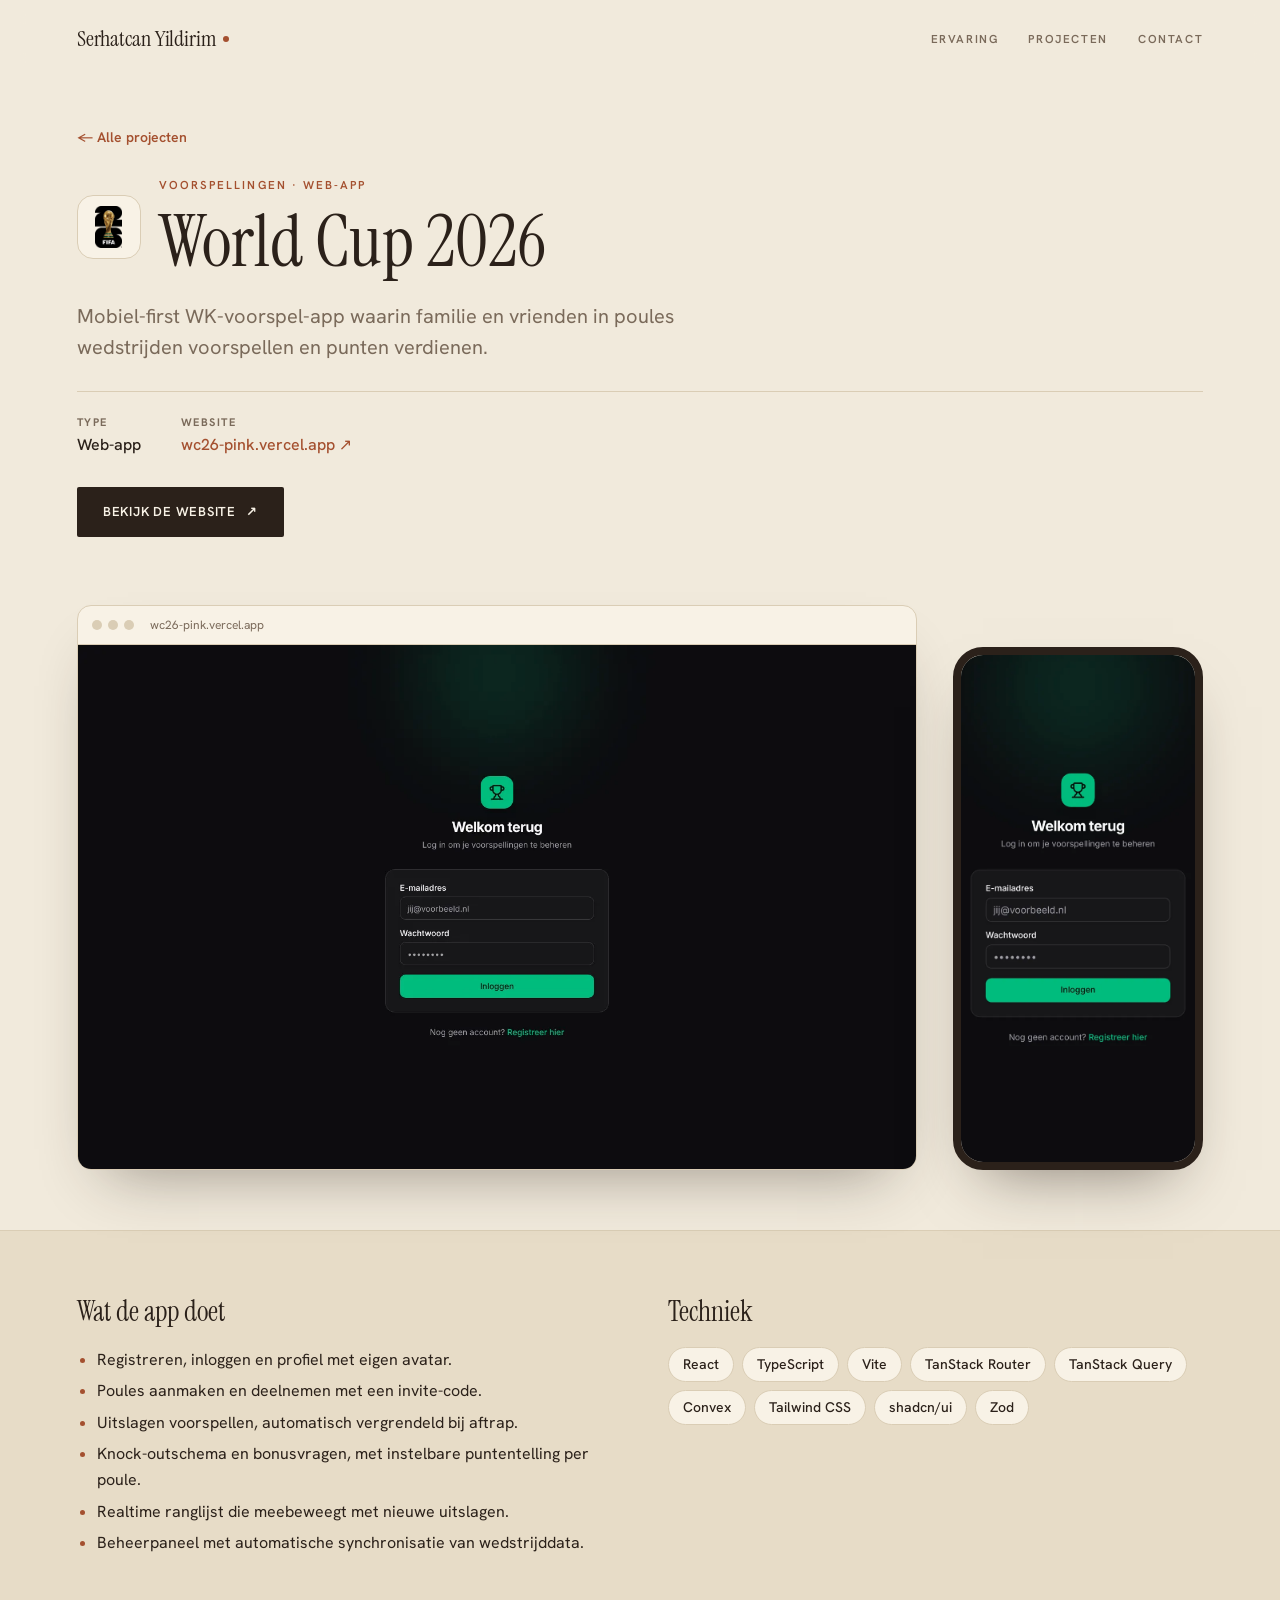
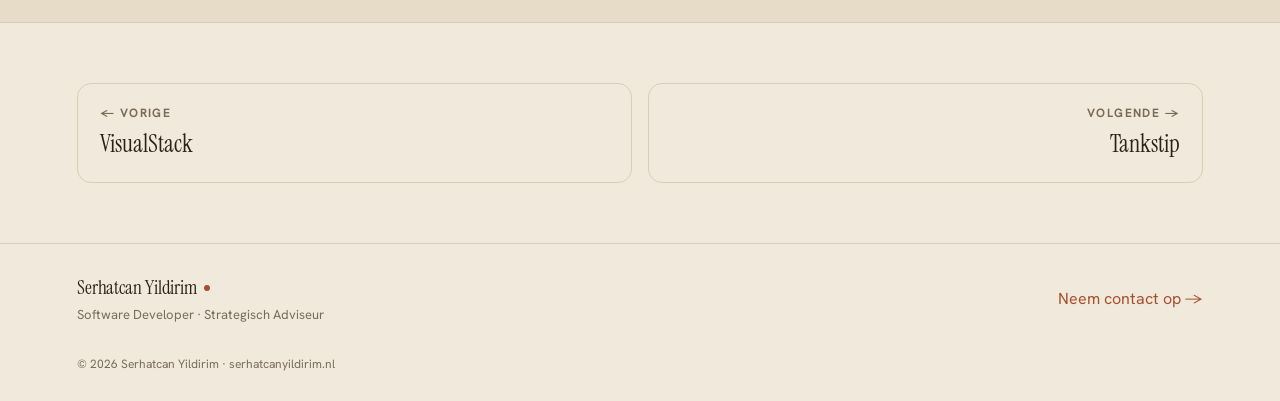
<file: projecten/world-cup-2026/index.html>
<!DOCTYPE html>
<html lang="nl">
<head>
  <meta charset="utf-8">
  <meta name="viewport" content="width=device-width, initial-scale=1">
  <title>World Cup 2026 — Project van Serhatcan Yildirim</title>
  <meta name="description" content="Mobiel-first WK-voorspel-app waarin familie en vrienden in poules wedstrijden voorspellen en punten verdienen.">
  <meta name="theme-color" content="#f1eadc">
  <meta property="og:type" content="article">
  <meta property="og:title" content="World Cup 2026 — Project van Serhatcan Yildirim">
  <meta property="og:description" content="Mobiel-first WK-voorspel-app waarin familie en vrienden in poules wedstrijden voorspellen en punten verdienen.">
  <meta property="og:url" content="https://serhatcanyildirim.nl/projecten/world-cup-2026/">
  <meta property="og:image" content="https://serhatcanyildirim.nl/assets/projects/world-cup-2026-desktop.webp">
  <link rel="preconnect" href="https://fonts.googleapis.com">
  <link rel="preconnect" href="https://fonts.gstatic.com" crossorigin>
  <link href="https://fonts.googleapis.com/css2?family=Hanken+Grotesk:wght@400;500;600;700&family=Instrument+Serif:ital@0;1&display=swap" rel="stylesheet">
  <link rel="stylesheet" href="../../css/style.css">
</head>
<body class="case-page">
  <main class="card" role="main">
    <nav class="nav" aria-label="Hoofdnavigatie">
      <a class="brand" href="../../" aria-label="Serhatcan Yildirim — home">Serhatcan Yildirim<span class="dot"></span></a>
      <div class="nav-links">
        <a href="../../#experience">Ervaring</a>
        <a href="../../#work">Projecten</a>
        <a href="../../#contact">Contact</a>
      </div>
    </nav>

    <header class="section case-head">
      <a class="case-back" href="../../#work">← Alle projecten</a>
      <div class="case-title-row">
        <span class="case-logo" style="background:var(--card)"><img src="../../assets/2026_FIFA_World_Cup_emblem.svg.webp" alt="" width="44" height="44"></span>
        <div>
          <div class="eyebrow">VOORSPELLINGEN · WEB-APP</div>
          <h1 class="case-title">World Cup 2026</h1>
        </div>
      </div>
      <p class="case-intro">Mobiel-first WK-voorspel-app waarin familie en vrienden in poules wedstrijden voorspellen en punten verdienen.</p>
      <div class="case-meta"><div class="case-meta-item"><span class="case-meta-k">Type</span><span class="case-meta-v">Web-app</span></div><div class="case-meta-item"><span class="case-meta-k">Website</span><a class="case-meta-v" href="https://wc26-pink.vercel.app" target="_blank" rel="noopener">wc26-pink.vercel.app ↗</a></div></div>
      <a class="btn-primary case-visit" href="https://wc26-pink.vercel.app" target="_blank" rel="noopener">Bekijk de website <span class="arrow" aria-hidden="true">↗</span></a>
    </header>

    <section class="case-shots" aria-label="Screenshots">
      <figure class="shot-desktop">
        <div class="shot-bar" aria-hidden="true"><i></i><i></i><i></i><span>wc26-pink.vercel.app</span></div>
        <img src="../../assets/projects/world-cup-2026-desktop.webp" alt="Screenshot van World Cup 2026 op desktop" width="1440" height="900">
      </figure>
      <figure class="shot-mobile">
        <img src="../../assets/projects/world-cup-2026-mobile.webp" alt="Screenshot van World Cup 2026 op mobiel" width="585" height="1266" loading="lazy">
      </figure>
    </section>
    <section class="section section--paper case-body"><div class="case-grid"><div class="case-block"><h2 class="case-h">Wat de app doet</h2><ul class="case-list"><li>Registreren, inloggen en profiel met eigen avatar.</li><li>Poules aanmaken en deelnemen met een invite-code.</li><li>Uitslagen voorspellen, automatisch vergrendeld bij aftrap.</li><li>Knock-outschema en bonusvragen, met instelbare puntentelling per poule.</li><li>Realtime ranglijst die meebeweegt met nieuwe uitslagen.</li><li>Beheerpaneel met automatische synchronisatie van wedstrijddata.</li></ul></div><div class="case-block"><h2 class="case-h">Techniek</h2><div class="case-chips"><span class="case-chip">React</span><span class="case-chip">TypeScript</span><span class="case-chip">Vite</span><span class="case-chip">TanStack Router</span><span class="case-chip">TanStack Query</span><span class="case-chip">Convex</span><span class="case-chip">Tailwind CSS</span><span class="case-chip">shadcn/ui</span><span class="case-chip">Zod</span></div></div></div></section>

    <nav class="section case-nav" aria-label="Andere projecten">
      <a class="case-nav-link" href="../visualstack/"><span class="case-nav-k">← Vorige</span><span class="case-nav-v">VisualStack</span></a>
      <a class="case-nav-link case-nav-link--next" href="../tankstip/"><span class="case-nav-k">Volgende →</span><span class="case-nav-v">Tankstip</span></a>
    </nav>

    <footer class="footer">
      <div>
        <div class="brand">Serhatcan Yildirim<span class="dot"></span></div>
        <div class="footer-tagline">Software Developer · Strategisch Adviseur</div>
      </div>
      <a href="../../#contact">Neem contact op →</a>
    </footer>
    <div class="copyright">© 2026 Serhatcan Yildirim · serhatcanyildirim.nl</div>
  </main>
</body>
</html>
</file>
<file: css/style.css>
/* ==========================================================================
   Serhatcan Yildirim — Portfolio
   Editorial theme: serif display, warm paper palette, typographic index
   ========================================================================== */

:root {
  /* Palet "Zand & Klei": beige basis, geen puur wit */
  --bg:     #f1eadc;   /* beige */
  --paper:  #e7dcc7;   /* zand — vervangt de witte secties */
  --card:   #f8f2e6;   /* crème — kaarten en hover */
  --ink:    #2b211a;   /* espresso */
  --muted:  #7a6a5a;
  --line:   #dacdb5;
  --accent: #a4502f;   /* terracotta */
  --accent-dark: #833d22;
  --gold:   #c8963e;
  --on-dark: #f8f2e6;  /* tekst op donkere knoppen */

  --serif: 'Instrument Serif', Georgia, 'Times New Roman', serif;
  --sans:  'Hanken Grotesk', system-ui, -apple-system, sans-serif;

  /* Fluid horizontal padding for the full-bleed sections */
  --pad: clamp(20px, 6vw, 112px);
  --section-y: clamp(44px, 7vw, 60px);
}

* { box-sizing: border-box; }

html { scroll-behavior: smooth; }

html, body { margin: 0; }

body {
  background: var(--bg);
  font-family: var(--sans);
  color: var(--ink);
  line-height: 1.5;
  -webkit-font-smoothing: antialiased;
  text-rendering: optimizeLegibility;
  padding: 0;
  overflow-x: hidden;
}

a { color: var(--accent); text-decoration: none; }
a:hover { color: var(--accent-dark); }

input, textarea, button, select { font-family: inherit; }
input::placeholder, textarea::placeholder { color: #a8977f; }
::selection { background: var(--accent); color: var(--on-dark); }

img { max-width: 100%; display: block; }

h1, h2, h3, p { margin: 0; }
h1, h2, h3, .about-lead { overflow-wrap: break-word; }

.serif { font-family: var(--serif); font-weight: 400; }

/* --------------------------------------------------------------------------
   Page shell — full-bleed, edge to edge
   -------------------------------------------------------------------------- */
.card {
  width: 100%;
  min-height: 100vh;
  background: var(--bg);
  overflow-x: clip;
}

.eyebrow {
  font-size: 11.5px;
  font-weight: 600;
  letter-spacing: 0.18em;
  text-transform: uppercase;
  color: var(--accent);
  margin-bottom: 12px;
}

.section-title {
  font-family: var(--serif);
  font-weight: 400;
  font-size: clamp(32px, 5vw, 46px);
  line-height: 1.08;
  letter-spacing: -0.01em;
  margin: 0 0 8px;
}

/* --------------------------------------------------------------------------
   Navigation
   -------------------------------------------------------------------------- */
.nav {
  display: flex;
  align-items: center;
  justify-content: space-between;
  gap: 16px;
  padding: 22px var(--pad);
  flex-wrap: wrap;
}

.brand {
  display: inline-flex;
  align-items: center;
  gap: 7px;
  font-family: var(--serif);
  font-weight: 400;
  font-size: 22px;
  letter-spacing: -0.005em;
  color: var(--ink);
}
.brand .dot {
  width: 6px; height: 6px;
  border-radius: 50%;
  background: var(--accent);
  display: inline-block;
}

.nav-links {
  display: flex;
  gap: 30px;
  font-size: 11.5px;
  letter-spacing: 0.14em;
  text-transform: uppercase;
  font-weight: 600;
}
.nav-links a { color: var(--muted); }
.nav-links a:hover { color: var(--ink); }

/* Language toggle */
.lang {
  display: inline-flex;
  align-items: center;
  gap: 2px;
  background: rgba(43, 33, 26, .04);
  border: 1px solid var(--line);
  border-radius: 999px;
  padding: 3px;
}
.lang button {
  border: none;
  cursor: pointer;
  font-size: 12.5px;
  font-weight: 600;
  padding: 5px 11px;
  border-radius: 999px;
  background: transparent;
  color: var(--muted);
  transition: background .18s ease, color .18s ease;
}
.lang button[aria-pressed="true"] {
  background: var(--ink);
  color: var(--on-dark);
}

/* --------------------------------------------------------------------------
   Hero
   -------------------------------------------------------------------------- */
.hero { padding: clamp(40px, 6vw, 64px) var(--pad) 60px; }

.rating {
  display: flex;
  align-items: center;
  gap: 11px;
  margin-bottom: 30px;
  flex-wrap: wrap;
}
.stars { color: var(--gold); letter-spacing: 2px; font-size: 13px; }
.rating-label {
  font-size: 11.5px;
  letter-spacing: 0.14em;
  text-transform: uppercase;
  color: var(--muted);
}

.hero h1 {
  font-family: var(--serif);
  font-weight: 400;
  font-size: clamp(42px, 8vw, 84px);
  line-height: 1.01;
  letter-spacing: -0.01em;
  margin: 0 0 28px;
  max-width: 920px;
}
.hero h1 .accent { color: var(--accent); font-style: italic; }

.hero-sub {
  font-size: clamp(17px, 2.2vw, 19px);
  line-height: 1.6;
  color: var(--muted);
  max-width: 520px;
  margin: 0 0 34px;
}

.hero-cta {
  display: flex;
  gap: 28px;
  align-items: center;
  flex-wrap: wrap;
}

/* Buttons */
.btn-primary {
  display: inline-flex;
  align-items: center;
  gap: 10px;
  background: var(--ink);
  color: var(--on-dark);
  padding: 15px 26px;
  border-radius: 2px;
  font-size: 13px;
  letter-spacing: 0.06em;
  text-transform: uppercase;
  font-weight: 600;
  border: none;
  cursor: pointer;
  transition: background .18s ease;
}
.btn-primary:hover { background: var(--accent); color: var(--on-dark); }
.btn-primary .arrow { text-transform: none; }

.btn-text {
  display: inline-flex;
  align-items: center;
  gap: 8px;
  font-size: 14px;
  font-weight: 600;
  color: var(--ink);
  border-bottom: 1.5px solid var(--ink);
  padding-bottom: 3px;
}
.btn-text:hover { color: var(--ink); }
.btn-text .ico { color: var(--accent); display: inline-flex; }

/* Stats */
.stats {
  display: flex;
  max-width: 760px;
  margin-top: 58px;
  border-top: 1px solid var(--line);
  padding-top: 28px;
  gap: 32px;
}
.stat { flex: 1; }
.stat + .stat {
  border-left: 1px solid var(--line);
  padding-left: 32px;
}
.stat-num {
  font-family: var(--serif);
  font-size: clamp(30px, 4.5vw, 38px);
  line-height: 1;
  letter-spacing: -0.01em;
}
.stat-label {
  font-size: 12.5px;
  color: var(--muted);
  line-height: 1.4;
  margin-top: 8px;
}

/* --------------------------------------------------------------------------
   Generic section
   -------------------------------------------------------------------------- */
.section { padding: var(--section-y) var(--pad); }
.section--paper {
  background: var(--paper);
  border-top: 1px solid var(--line);
  border-bottom: 1px solid var(--line);
}

/* Services — typographic index */
.services-list {
  margin-top: 24px;
  border-top: 1px solid var(--line);
}
.service-row {
  display: grid;
  grid-template-columns: 52px 1fr 1.25fr 30px;
  gap: 28px;
  align-items: baseline;
  padding: 26px 0;
  border-bottom: 1px solid var(--line);
}
.service-no {
  font-size: 14px;
  color: var(--muted);
  font-variant-numeric: tabular-nums;
}
.service-t {
  font-family: var(--serif);
  font-weight: 400;
  font-size: clamp(22px, 3vw, 27px);
  line-height: 1.12;
  margin: 0;
}
.service-d {
  font-size: 15px;
  color: var(--muted);
  line-height: 1.55;
  margin: 0;
}
.service-arrow { color: var(--accent); font-size: 18px; text-align: right; }

.foot-note {
  font-size: 13.5px;
  color: var(--muted);
  margin: 22px 0 0;
}
.section-sub {
  font-size: clamp(15px, 2vw, 16.5px);
  color: var(--muted);
  line-height: 1.55;
  margin: 0 0 22px;
  max-width: 480px;
}

/* Work — project cards */
.projects {
  display: grid;
  grid-template-columns: repeat(3, 1fr);
  gap: 14px;
  margin-top: 22px;
}
.project {
  display: flex;
  align-items: center;
  gap: 13px;
  background: var(--bg);
  border: 1px solid var(--line);
  border-radius: 12px;
  padding: 15px 16px;
  color: var(--ink);
  transition: border-color .18s ease, background .18s ease;
}
.project:hover { border-color: #c8b89c; background: var(--card); color: var(--ink); }
.project-mono {
  width: 34px; height: 34px;
  border-radius: 9px;
  display: inline-flex;
  align-items: center;
  justify-content: center;
  font-size: 13px;
  font-weight: 700;
  color: var(--on-dark);
  letter-spacing: -0.02em;
  flex: 0 0 auto;
}
.project-logo {
  padding: 4px;
  overflow: hidden;
}
.project-logo img {
  width: 100%;
  height: 100%;
  object-fit: contain;
  display: block;
}
.project-body { flex: 1; min-width: 0; }
.project-name {
  display: block;
  font-size: 15px;
  font-weight: 600;
  line-height: 1.2;
}
.project-tag {
  display: block;
  font-size: 12.5px;
  color: var(--muted);
  margin-top: 2px;
}
.project-ext { color: var(--muted); font-size: 15px; }

/* Reviews */
.reviews {
  display: grid;
  grid-template-columns: 1fr 1fr;
  gap: 16px;
}
.review {
  background: var(--bg);
  border: 1px solid var(--line);
  border-radius: 14px;
  padding: 22px 24px;
}
.review-head {
  display: flex;
  justify-content: space-between;
  align-items: flex-start;
}
.review-head .stars { font-size: 15px; }
.review-badge {
  font-size: 12px;
  font-weight: 700;
  color: var(--muted);
  border: 1px solid var(--line);
  width: 24px; height: 24px;
  border-radius: 50%;
  display: inline-flex;
  align-items: center;
  justify-content: center;
  flex: 0 0 auto;
}
.review-q { font-size: 16px; line-height: 1.5; margin: 14px 0 16px; }
.review-a { font-size: 13px; color: var(--muted); }

/* Steps */
.steps {
  display: grid;
  grid-template-columns: repeat(3, 1fr);
  gap: 44px;
  margin-top: 8px;
}
.step {
  border-top: 1px solid var(--line);
  padding-top: 22px;
}
.step-n {
  font-family: var(--serif);
  font-size: 44px;
  color: var(--accent);
  line-height: 1;
  margin-bottom: 16px;
}
.step-t {
  font-family: var(--serif);
  font-weight: 400;
  font-size: 23px;
  line-height: 1.15;
  margin: 0 0 8px;
}
.step-d { font-size: 14.5px; color: var(--muted); line-height: 1.55; margin: 0; }

.section-title--mb { margin-bottom: 32px; }

/* About */
.about-lead {
  font-family: var(--serif);
  font-weight: 400;
  font-size: clamp(28px, 4.2vw, 40px);
  line-height: 1.25;
  letter-spacing: -0.005em;
  max-width: 920px;
  margin: 0;
}
.about-body {
  font-size: 17px;
  color: var(--muted);
  line-height: 1.6;
  max-width: 560px;
  margin: 22px 0 0;
}
.about-eyebrow { margin-bottom: 18px; }

/* --------------------------------------------------------------------------
   Contact
   -------------------------------------------------------------------------- */
.contact-grid {
  display: grid;
  grid-template-columns: 0.8fr 1.2fr;
  gap: 56px;
  align-items: start;
}
.contact-title {
  font-family: var(--serif);
  font-weight: 400;
  font-size: clamp(36px, 5vw, 48px);
  line-height: 1.02;
  letter-spacing: -0.01em;
  margin: 0 0 16px;
}
.contact-sub {
  font-size: 16px;
  color: var(--muted);
  line-height: 1.55;
  margin: 0;
  max-width: 320px;
}
.checks {
  margin-top: 24px;
  display: flex;
  flex-direction: column;
  gap: 11px;
}
.check {
  display: flex;
  gap: 10px;
  align-items: flex-start;
  font-size: 14.5px;
}
.check-mark {
  color: var(--accent);
  font-weight: 700;
  line-height: 1.5;
  flex: 0 0 auto;
}
.check span { line-height: 1.5; }

.contact-links {
  margin-top: 26px;
  display: flex;
  flex-direction: column;
  gap: 7px;
  font-size: 14px;
}
.contact-links .wa {
  display: inline-flex;
  gap: 8px;
  align-items: center;
  color: var(--accent);
  font-weight: 600;
}
.contact-links a.muted { color: var(--muted); }
.contact-links a.muted:hover { color: var(--accent); }

/* Form */
.form {
  display: grid;
  grid-template-columns: 1fr 1fr;
  gap: 26px 28px;
}
.field { display: flex; flex-direction: column; }
.field--full { grid-column: 1 / -1; }
.field label {
  display: block;
  font-size: 11px;
  letter-spacing: 0.12em;
  text-transform: uppercase;
  font-weight: 600;
  color: var(--muted);
  margin-bottom: 5px;
}
.field input,
.field textarea {
  width: 100%;
  border: none;
  border-bottom: 1px solid var(--line);
  border-radius: 0;
  padding: 9px 2px;
  font-size: 15px;
  color: var(--ink);
  outline: none;
  background: transparent;
  transition: border-color .18s ease;
}
.field textarea { resize: vertical; line-height: 1.5; min-height: 72px; }
.field input:focus,
.field textarea:focus { border-bottom-color: var(--accent); }

.form-submit {
  grid-column: 1 / -1;
  width: 100%;
  background: var(--ink);
  color: var(--on-dark);
  border: none;
  border-radius: 2px;
  padding: 15px;
  font-size: 13px;
  letter-spacing: 0.06em;
  text-transform: uppercase;
  font-weight: 600;
  cursor: pointer;
  display: inline-flex;
  align-items: center;
  justify-content: center;
  gap: 9px;
  margin-top: 6px;
  transition: background .18s ease;
}
.form-submit:hover { background: var(--accent); }
.form-submit .arrow { text-transform: none; }

.form-foot {
  grid-column: 1 / -1;
  text-align: center;
  font-size: 12px;
  color: var(--muted);
}

.form-submit:disabled { opacity: .6; cursor: default; background: var(--ink); }

.form-error {
  grid-column: 1 / -1;
  text-align: center;
  font-size: 13px;
  color: #a2412f;
  background: rgba(162, 65, 47, .07);
  border: 1px solid rgba(162, 65, 47, .2);
  border-radius: 10px;
  padding: 10px 14px;
}

/* Sent confirmation */
.form-sent {
  padding: 44px 10px;
  text-align: center;
  border-top: 1px solid var(--line);
}
.form-sent .mark {
  font-family: var(--serif);
  font-size: 40px;
  color: var(--accent);
  margin-bottom: 8px;
}
.form-sent h3 {
  font-family: var(--serif);
  font-weight: 400;
  margin: 0 0 6px;
  font-size: 26px;
}
.form-sent p { margin: 0; color: var(--muted); font-size: 14.5px; }

/* --------------------------------------------------------------------------
   Footer
   -------------------------------------------------------------------------- */
.footer {
  padding: 30px var(--pad);
  border-top: 1px solid var(--line);
  display: flex;
  align-items: center;
  justify-content: space-between;
  flex-wrap: wrap;
  gap: 16px;
}
.footer .brand { font-size: 19px; }
.footer-tagline { font-size: 13px; color: var(--muted); margin-top: 3px; }
.socials { display: flex; gap: 16px; align-items: center; }
.socials a { color: var(--muted); display: inline-flex; }
.socials a:hover { color: var(--accent); }
.copyright {
  padding: 0 var(--pad) 28px;
  font-size: 12px;
  color: var(--muted);
}

/* Icon sizing */
.icon { width: 18px; height: 18px; display: inline-block; }
.icon--sm { width: 16px; height: 16px; }
.service-icon { width: 17px; height: 17px; color: var(--accent); display: inline-flex; }

/* --------------------------------------------------------------------------
   Scroll reveal (progressive enhancement)
   -------------------------------------------------------------------------- */
.reveal {
  opacity: 0;
  transform: translateY(18px);
  transition: opacity .6s ease, transform .6s ease;
}
.reveal.is-visible { opacity: 1; transform: none; }

/* --------------------------------------------------------------------------
   Responsive
   -------------------------------------------------------------------------- */
@media (max-width: 900px) {
  .contact-grid { grid-template-columns: 1fr; gap: 40px; }
  .steps { grid-template-columns: 1fr; gap: 28px; }
  .projects { grid-template-columns: repeat(2, 1fr); }
}

@media (max-width: 680px) {
  .nav { justify-content: space-between; }
  .nav-links { order: 3; width: 100%; justify-content: flex-start; gap: 22px; }
  .service-row {
    grid-template-columns: 40px 1fr;
    gap: 6px 16px;
    row-gap: 6px;
  }
  .service-t { grid-column: 2; }
  .service-d { grid-column: 2; }
  .service-arrow { display: none; }
  .projects { grid-template-columns: 1fr; }
  .reviews { grid-template-columns: 1fr; }
  .form { grid-template-columns: 1fr; }
  .stats { flex-direction: column; gap: 0; }
  .stat { padding: 18px 0; border-top: 1px solid var(--line); }
  .stat:first-child { padding-top: 0; border-top: none; }
  .stat + .stat { border-left: none; padding-left: 0; }
}

@media (prefers-reduced-motion: reduce) {
  html { scroll-behavior: auto; }
  .reveal { opacity: 1; transform: none; transition: none; }
  * { scroll-behavior: auto !important; }
}

/* ==========================================================================
   Portfolio upgrade — hero photo, marquee, motion helpers
   ========================================================================== */

/* Sticky nav */
.nav {
  position: sticky;
  top: 0;
  z-index: 60;
  background: var(--bg);
  background: color-mix(in srgb, var(--bg) 86%, transparent);
  -webkit-backdrop-filter: blur(12px);
  backdrop-filter: blur(12px);
}

/* Hero: text + photo */
.hero-grid {
  display: grid;
  grid-template-columns: minmax(0, 1.15fr) minmax(0, .85fr);
  gap: clamp(32px, 5vw, 72px);
  align-items: center;
}
.hero-grid .hero h1, .hero-text h1 { font-size: clamp(42px, 6.4vw, 88px); }

.hero-visual { position: relative; display: flex; justify-content: center; }
.hero-visual-inner {
  position: relative;
  width: min(100%, 440px);
  will-change: transform;
}
.hero-photo {
  margin: 0;
  position: relative;
  aspect-ratio: 900 / 1180;
  border-radius: 999px 999px 28px 28px;
  overflow: hidden;
  background: var(--paper);
  box-shadow: 0 30px 60px -30px rgba(43, 33, 26, .45);
}
.hero-photo::after {
  content: "";
  position: absolute;
  inset: 0;
  border-radius: inherit;
  box-shadow: inset 0 0 0 1px rgba(43, 33, 26, .08);
  pointer-events: none;
}
.hero-photo img {
  width: 100%;
  height: 112%;
  object-fit: cover;
  object-position: 50% 30%;
  display: block;
  transform-origin: 50% 40%;
}

/* Rotating badge */
.hero-badge {
  position: absolute;
  left: -38px;
  bottom: 34px;
  width: 124px;
  height: 124px;
  border-radius: 50%;
  background: var(--ink);
  color: var(--on-dark);
  display: grid;
  place-items: center;
  box-shadow: 0 18px 40px -18px rgba(43, 33, 26, .6);
}
.hero-badge-ring {
  position: absolute;
  inset: 0;
  width: 100%;
  height: 100%;
  animation: badge-spin 16s linear infinite;
}
.hero-badge-ring text {
  font-family: var(--sans);
  font-size: 10.5px;
  font-weight: 600;
  letter-spacing: .12em;
  fill: currentColor;
}
.hero-badge-core { font-size: 22px; color: var(--gold); line-height: 1; }
@keyframes badge-spin { to { transform: rotate(360deg); } }

/* Floating chips */
.chip {
  position: absolute;
  display: inline-flex;
  align-items: center;
  gap: 8px;
  padding: 10px 16px;
  border-radius: 999px;
  background: var(--card);
  border: 1px solid var(--line);
  font-size: 13.5px;
  font-weight: 600;
  color: var(--ink);
  white-space: nowrap;
  box-shadow: 0 14px 30px -18px rgba(43, 33, 26, .45);
}
.chip b { color: var(--accent); }
.chip-dot { width: 8px; height: 8px; border-radius: 50%; background: #3f9a5d; box-shadow: 0 0 0 4px rgba(63, 154, 93, .18); }
.chip--1 { top: 12%; right: -28px; }
.chip--2 { top: 46%; left: -44px; }
.chip--3 { bottom: 10%; right: -36px; background: var(--ink); color: var(--on-dark); border-color: var(--ink); }
.chip--3 b { color: var(--gold); }

/* Marquee */
.marquee {
  overflow: hidden;
  border-top: 1px solid var(--line);
  border-bottom: 1px solid var(--line);
  background: var(--ink);
  color: var(--on-dark);
  padding: 18px 0;
}
.marquee-track {
  display: flex;
  align-items: center;
  gap: 34px;
  width: max-content;
  white-space: nowrap;
  animation: marquee 30s linear infinite;
}
.marquee-track span {
  font-family: var(--serif);
  font-size: clamp(30px, 4.6vw, 54px);
  line-height: 1;
}
.marquee-track span:nth-of-type(even) { font-style: italic; color: #e2b48f; }
.marquee-track i { font-style: normal; color: var(--gold); font-size: 20px; }
@keyframes marquee { to { transform: translateX(-50%); } }

/* Services row hover sweep */
.service-row { position: relative; isolation: isolate; }
.service-row::before {
  content: "";
  position: absolute;
  inset: 0 calc(var(--pad) * -1);
  background: var(--paper);
  transform: scaleY(0);
  transform-origin: bottom;
  transition: transform .45s cubic-bezier(.2, .8, .2, 1);
  z-index: -1;
}
.service-row:hover::before { transform: scaleY(1); }
.service-arrow { transition: transform .35s ease; }
.service-row:hover .service-arrow { transform: translateX(6px) rotate(-45deg); }

/* Project cards: 3D tilt needs perspective */
.projects { perspective: 900px; }
.project { will-change: transform; transform-style: preserve-3d; }

/* Steps progress line */
.step { position: relative; }
.step-line {
  position: absolute;
  top: -1px; left: 0; right: 0;
  height: 2px;
  background: var(--accent);
  transform: scaleX(0);
  transform-origin: left center;
}

/* About */
.about-head { display: flex; align-items: center; gap: 14px; margin-bottom: 18px; }
.about-head .about-eyebrow { margin: 0; }
.about-avatar {
  width: 56px; height: 56px;
  border-radius: 50%;
  object-fit: cover;
  display: block;
  box-shadow: 0 0 0 3px var(--paper), 0 0 0 4px var(--line);
}

/* Word-split helpers */
.w { display: inline-block; overflow: hidden; vertical-align: top; padding: 0 .06em .1em 0; margin: 0 -.06em -.1em 0; }
.wi { display: inline-block; will-change: transform; }

/* Preloader (CSS fallback hides it even without JS) */
.preloader {
  position: fixed;
  inset: 0;
  z-index: 200;
  background: var(--ink);
  color: var(--on-dark);
  display: flex;
  flex-direction: column;
  align-items: center;
  justify-content: center;
  gap: 22px;
  animation: preloader-out .6s ease 2.2s forwards;
}
.preloader-name { font-family: var(--serif); font-size: clamp(40px, 8vw, 84px); line-height: 1; }
.pl-mask { display: inline-block; overflow: hidden; vertical-align: top; padding-bottom: .08em; }
.preloader-word { display: inline-block; }
.preloader-word--accent { font-style: italic; color: #e2b48f; }
.preloader-bar { width: 140px; height: 2px; background: var(--gold); transform: scaleX(0); transform-origin: left; }
@keyframes preloader-out { to { opacity: 0; visibility: hidden; } }

/* Scroll progress */
.scroll-progress {
  position: fixed;
  top: 0; left: 0; right: 0;
  height: 3px;
  background: var(--accent);
  transform: scaleX(0);
  transform-origin: left;
  z-index: 70;
  pointer-events: none;
}

/* Cursor follower (fine pointers only, enabled by JS) */
.cursor {
  position: fixed;
  top: 0; left: 0;
  width: 34px; height: 34px;
  margin: -17px 0 0 -17px;
  border: 1.5px solid var(--accent);
  border-radius: 50%;
  pointer-events: none;
  z-index: 150;
  opacity: 0;
  transition: width .25s ease, height .25s ease, margin .25s ease, background .25s ease, opacity .25s ease;
}
.cursor.is-on { opacity: 1; }
.cursor.is-hover { width: 64px; height: 64px; margin: -32px 0 0 -32px; background: rgba(164, 80, 47, .12); }

/* With GSAP active, JS drives animations instead of CSS */
.gsap-on .reveal { opacity: 1; transform: none; transition: none; }
.gsap-on .hero-badge-ring, .gsap-on .marquee-track { animation: none; }

/* Responsive for the new hero */
@media (max-width: 900px) {
  .hero-grid { grid-template-columns: 1fr; }
  .hero-visual { margin-top: 12px; }
  .hero-visual-inner { width: min(78%, 360px); }
}
@media (max-width: 680px) {
  .hero-badge { width: 96px; height: 96px; left: -22px; bottom: 22px; }
  .hero-badge-ring text { font-size: 10px; }
  .chip { font-size: 12px; padding: 8px 12px; }
  .chip--1 { right: -18px; }
  .chip--2 { left: -26px; }
  .chip--3 { right: -20px; }
}

@media (prefers-reduced-motion: reduce) {
  .preloader { display: none; }
  .hero-badge-ring, .marquee-track { animation: none; }
  .cursor { display: none; }
}

/* Mobile hero order: headline → text → buttons → photo → stats */
@media (max-width: 900px) {
  .hero-grid { display: flex; flex-direction: column; align-items: stretch; gap: 0; }
  .hero-text { display: contents; }
  .hero-visual { order: 1; margin: 44px 0 8px; }
  .hero .stats { order: 2; }
}
@media (max-width: 680px) {
  .hero .stats { flex-direction: row; gap: 14px; margin-top: 40px; }
  .hero .stat { padding: 0; border-top: none; }
  .hero .stat + .stat { border-left: 1px solid var(--line); padding-left: 14px; }
  .hero .stat-num { font-size: 28px; }
  .hero .stat-label { font-size: 11.5px; }
}

.reviews { margin-top: 28px; }

/* Contact card */
.contact-card {
  margin-top: 30px;
  max-width: 420px;
  background: var(--card);
  border: 1px solid var(--line);
  border-radius: 22px;
  padding: 34px 26px 32px;
  text-align: center;
}
.contact-card-photo {
  width: 124px; height: 124px;
  border-radius: 50%;
  object-fit: cover;
  display: block;
  margin: 0 auto 20px;
  box-shadow: 0 0 0 5px var(--card), 0 0 0 6px var(--line);
}
.contact-card-name {
  font-family: var(--serif);
  font-weight: 400;
  font-size: 32px;
  line-height: 1.1;
  letter-spacing: -0.01em;
}
.contact-card-role {
  margin-top: 8px;
  font-size: 12px;
  font-weight: 700;
  letter-spacing: .16em;
  text-transform: uppercase;
  color: var(--accent);
}
.contact-card-rule {
  display: block;
  width: 64px; height: 1px;
  margin: 22px auto;
  background: var(--line);
}
.app-icons { display: flex; justify-content: center; gap: 14px; flex-wrap: wrap; }
.app-icon {
  width: 56px; height: 56px;
  border-radius: 14px;
  display: grid;
  place-items: center;
  color: #fff;
  box-shadow: 0 8px 18px -10px rgba(43, 33, 26, .5), inset 0 1px 0 rgba(255, 255, 255, .25);
  transition: translate .25s cubic-bezier(.2, .8, .2, 1), scale .25s cubic-bezier(.2, .8, .2, 1), box-shadow .25s ease;
}
.app-icon svg { width: 28px; height: 28px; }
.app-icon:hover { color: #fff; translate: 0 -4px; scale: 1.04; box-shadow: 0 14px 24px -12px rgba(43, 33, 26, .55), inset 0 1px 0 rgba(255, 255, 255, .25); }
.app-icon--phone { background: linear-gradient(180deg, #7fe07a, #34b33a); }
.app-icon--mail { background: linear-gradient(180deg, #5ec2fb, #1f7ff0); }
.app-icon--wa { background: linear-gradient(180deg, #6fe07b, #25b14a); }
.app-icon--li { background: #0a66c2; }
@media (max-width: 900px) { .contact-card { max-width: none; } }
@media (max-width: 380px) { .app-icons { gap: 10px; } .app-icon { width: 50px; height: 50px; } }

/* Experience meta line (company · period) */
.step-meta { font-size: 13px; font-weight: 600; color: var(--accent); margin: 0 0 10px; }

/* ==========================================================================
   Projectpagina's (/projecten/<naam>/)
   ========================================================================== */
.case-head { padding-top: clamp(28px, 5vw, 48px); }
.case-back { display: inline-block; font-size: 14px; font-weight: 600; margin-bottom: 28px; }
.case-title-row { display: flex; align-items: center; gap: 18px; }
.case-logo {
  width: 64px; height: 64px; flex: 0 0 auto;
  border-radius: 16px; padding: 10px; overflow: hidden;
  display: inline-flex; align-items: center; justify-content: center;
  border: 1px solid var(--line);
}
.case-logo img { width: 100%; height: 100%; object-fit: contain; }
.case-title {
  font-family: var(--serif); font-weight: 400;
  font-size: clamp(40px, 6.5vw, 72px); line-height: 1.02; margin-top: 4px;
}
.case-intro { font-size: clamp(17px, 2vw, 20px); color: var(--muted); line-height: 1.55; max-width: 680px; margin-top: 22px; }
.case-meta {
  display: flex; flex-wrap: wrap; gap: 14px 40px;
  margin-top: 28px; padding-top: 22px; border-top: 1px solid var(--line);
}
.case-meta-item { display: flex; flex-direction: column; gap: 3px; min-width: 0; }
.case-meta-k { font-size: 11px; font-weight: 700; letter-spacing: .14em; text-transform: uppercase; color: var(--muted); }
.case-meta-v { font-size: 16px; font-weight: 500; color: var(--ink); overflow-wrap: anywhere; }
a.case-meta-v { color: var(--accent); }
.case-visit { margin-top: 30px; }

.case-shots {
  padding: 8px var(--pad) var(--section-y);
  display: grid; grid-template-columns: minmax(0, 1fr) clamp(150px, 20vw, 250px);
  gap: clamp(16px, 3vw, 36px); align-items: end;
}
.case-shots figure { margin: 0; }
.shot-desktop {
  border-radius: 14px; overflow: hidden; background: var(--card);
  border: 1px solid var(--line); box-shadow: 0 30px 60px -30px rgba(43,33,26,.45);
}
.shot-bar { display: flex; align-items: center; gap: 6px; padding: 10px 14px; border-bottom: 1px solid var(--line); }
.shot-bar i { width: 10px; height: 10px; border-radius: 50%; background: var(--line); }
.shot-bar span { margin-left: 10px; font-size: 12px; color: var(--muted); }
.shot-desktop img { width: 100%; height: auto; }
.shot-mobile {
  border-radius: 30px; overflow: hidden; border: 8px solid var(--ink);
  box-shadow: 0 30px 60px -30px rgba(43,33,26,.55);
}
.shot-mobile img { width: 100%; height: auto; }

.case-grid { display: grid; grid-template-columns: repeat(auto-fit, minmax(280px, 1fr)); gap: 40px 56px; }
.case-h { font-family: var(--serif); font-weight: 400; font-size: 28px; margin-bottom: 14px; }
.case-list { margin: 0; padding-left: 20px; color: var(--ink); font-size: 16px; line-height: 1.6; }
.case-list li { margin-bottom: 6px; }
.case-list li::marker { color: var(--accent); }
.case-chips { display: flex; flex-wrap: wrap; gap: 8px; }
.case-chip { background: var(--card); border: 1px solid var(--line); border-radius: 999px; padding: 6px 14px; font-size: 14px; font-weight: 500; }
.case-p { font-size: 16px; line-height: 1.6; }

.case-nav { display: grid; grid-template-columns: 1fr 1fr; gap: 16px; }
.case-nav-link {
  display: flex; flex-direction: column; gap: 4px; padding: 20px 22px;
  border: 1px solid var(--line); border-radius: 14px; color: var(--ink);
}
.case-nav-link:hover { background: var(--card); color: var(--ink); }
.case-nav-link--next { text-align: right; }
.case-nav-k { font-size: 12px; font-weight: 700; letter-spacing: .12em; text-transform: uppercase; color: var(--muted); }
.case-nav-v { font-family: var(--serif); font-size: 24px; }

@media (max-width: 680px) {
  .case-shots { grid-template-columns: 1fr; }
  .shot-mobile { width: 62%; justify-self: center; }
  .case-nav { grid-template-columns: 1fr; }
  .case-nav-link--next { text-align: left; }
}
</file>
